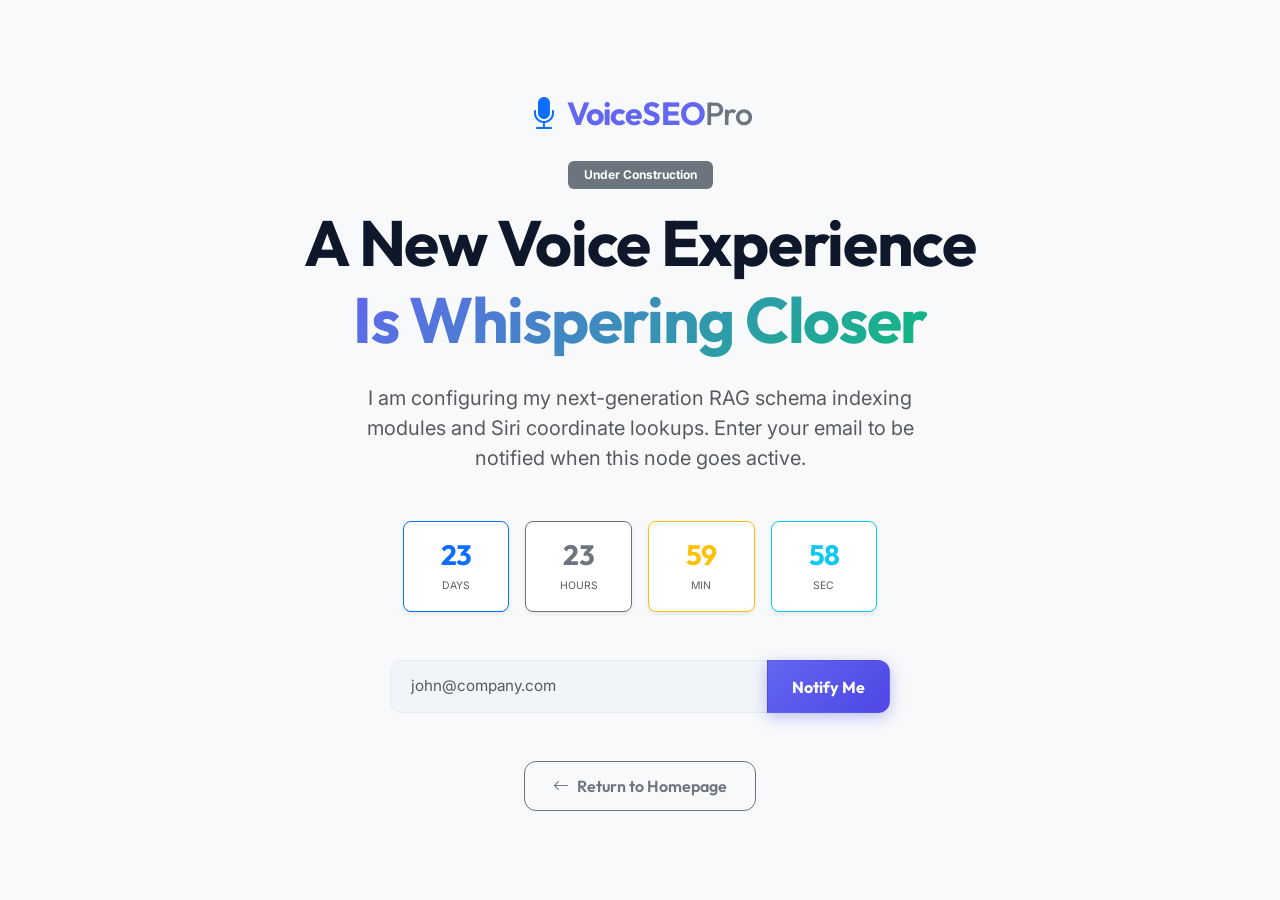
<file: coming-soon.html>
<!DOCTYPE html>
<html lang="en" data-bs-theme="light">
<head>
    <meta charset="UTF-8">
    <meta name="viewport" content="width=device-width, initial-scale=1.0">
    <title>Coming Soon | VoiceSEO Pro</title>
    
    <!-- Bootstrap 5 CSS -->
    <link href="https://cdn.jsdelivr.net/npm/bootstrap@5.3.3/dist/css/bootstrap.min.css" rel="stylesheet">
    <!-- Bootstrap Icons -->
    <link rel="stylesheet" href="https://cdn.jsdelivr.net/npm/bootstrap-icons@1.11.3/font/bootstrap-icons.min.css">
    <!-- Custom CSS -->
    <link rel="stylesheet" href="assets/css/style.css">
</head>
<body class="d-flex align-items-center min-vh-100 bg-body-tertiary">

    <div class="container py-5 text-center">
        <div class="row justify-content-center">
            <div class="col-lg-8 animate-up">
                <!-- Branding logo -->
                <div class="mb-4">
                    <a class="navbar-brand d-inline-flex align-items-center fs-2" href="index.html">
                        <i class="bi bi-mic-fill me-2 text-primary"></i>
                        <span class="fw-bold">VoiceSEO<span class="text-secondary">Pro</span></span>
                    </a>
                </div>
                
                <span class="badge bg-secondary mb-3 p-2 px-3">Under Construction</span>
                <h1 class="display-3 fw-bold mb-4">A New Voice Experience <br><span class="text-gradient">Is Whispering Closer</span></h1>
                <p class="lead text-muted mb-5 mx-auto" style="max-width: 600px;">I am configuring my next-generation RAG schema indexing modules and Siri coordinate lookups. Enter your email to be notified when this node goes active.</p>
                
                <!-- Countdown Ticker -->
                <div class="row g-3 justify-content-center mb-5 max-w-700 mx-auto">
                    <div class="col-3 col-sm-2">
                        <div class="p-3 bg-white rounded-3 shadow-sm border border-primary">
                            <h3 class="fw-bold text-primary mb-0" id="days">24</h3>
                            <small class="text-muted text-uppercase small" style="font-size: 0.65rem;">Days</small>
                        </div>
                    </div>
                    <div class="col-3 col-sm-2">
                        <div class="p-3 bg-white rounded-3 shadow-sm border border-secondary">
                            <h3 class="fw-bold text-secondary mb-0" id="hours">14</h3>
                            <small class="text-muted text-uppercase small" style="font-size: 0.65rem;">Hours</small>
                        </div>
                    </div>
                    <div class="col-3 col-sm-2">
                        <div class="p-3 bg-white rounded-3 shadow-sm border border-warning">
                            <h3 class="fw-bold text-warning mb-0" id="minutes">52</h3>
                            <small class="text-muted text-uppercase small" style="font-size: 0.65rem;">Min</small>
                        </div>
                    </div>
                    <div class="col-3 col-sm-2">
                        <div class="p-3 bg-white rounded-3 shadow-sm border border-info">
                            <h3 class="fw-bold text-info mb-0" id="seconds">08</h3>
                            <small class="text-muted text-uppercase small" style="font-size: 0.65rem;">Sec</small>
                        </div>
                    </div>
                </div>

                <!-- Newsletter Form -->
                <form class="input-group mx-auto" style="max-width: 500px;">
                    <input type="email" class="form-control" placeholder="john@company.com" required>
                    <button class="btn btn-primary px-4 fw-bold" type="submit">Notify Me</button>
                </form>
                
                <div class="mt-5">
                    <a href="index.html" class="btn btn-outline-secondary"><i class="bi bi-arrow-left me-2"></i>Return to Homepage</a>
                </div>
            </div>
        </div>
    </div>

    <!-- Scripts -->
    <script src="https://cdn.jsdelivr.net/npm/bootstrap@5.3.3/dist/js/bootstrap.bundle.min.js"></script>
    <script src="assets/js/main.js"></script>
    <script>
        // Real-time custom countdown ticker for coming-soon.html
        let targetDate = new Date();
        targetDate.setDate(targetDate.getDate() + 24); // 24 days out
        
        function updateTicker() {
            const now = new Date().getTime();
            const difference = targetDate - now;
            
            const d = Math.floor(difference / (1000 * 60 * 60 * 24));
            const h = Math.floor((difference % (1000 * 60 * 60 * 24)) / (1000 * 60 * 60));
            const m = Math.floor((difference % (1000 * 60 * 60)) / (1000 * 60));
            const s = Math.floor((difference % (1000 * 60)) / 1000);
            
            const daysEl = document.getElementById('days');
            const hoursEl = document.getElementById('hours');
            const minutesEl = document.getElementById('minutes');
            const secondsEl = document.getElementById('seconds');
            
            if (daysEl) daysEl.innerHTML = d < 10 ? '0' + d : d;
            if (hoursEl) hoursEl.innerHTML = h < 10 ? '0' + h : h;
            if (minutesEl) minutesEl.innerHTML = m < 10 ? '0' + m : m;
            if (secondsEl) secondsEl.innerHTML = s < 10 ? '0' + s : s;
        }
        
        setInterval(updateTicker, 1000);
        updateTicker();
    </script>
</body>
</html>
</file>
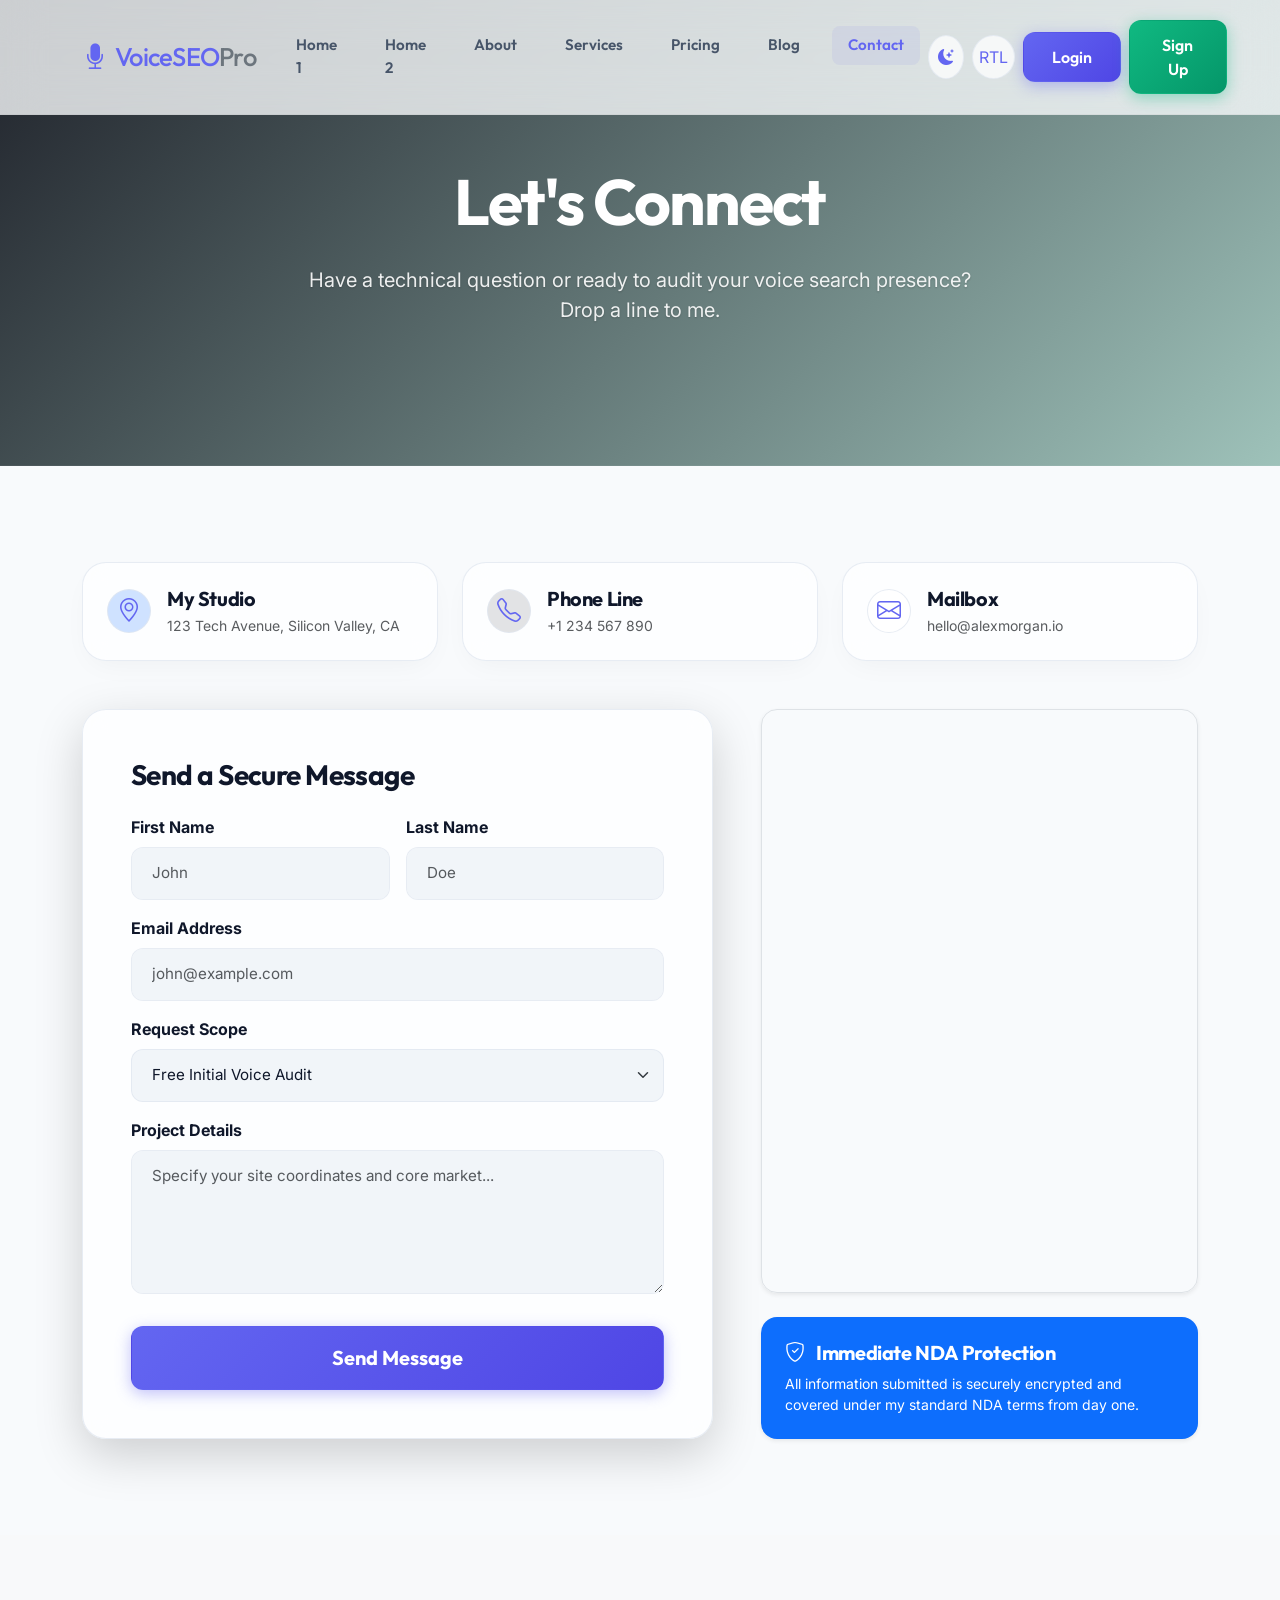
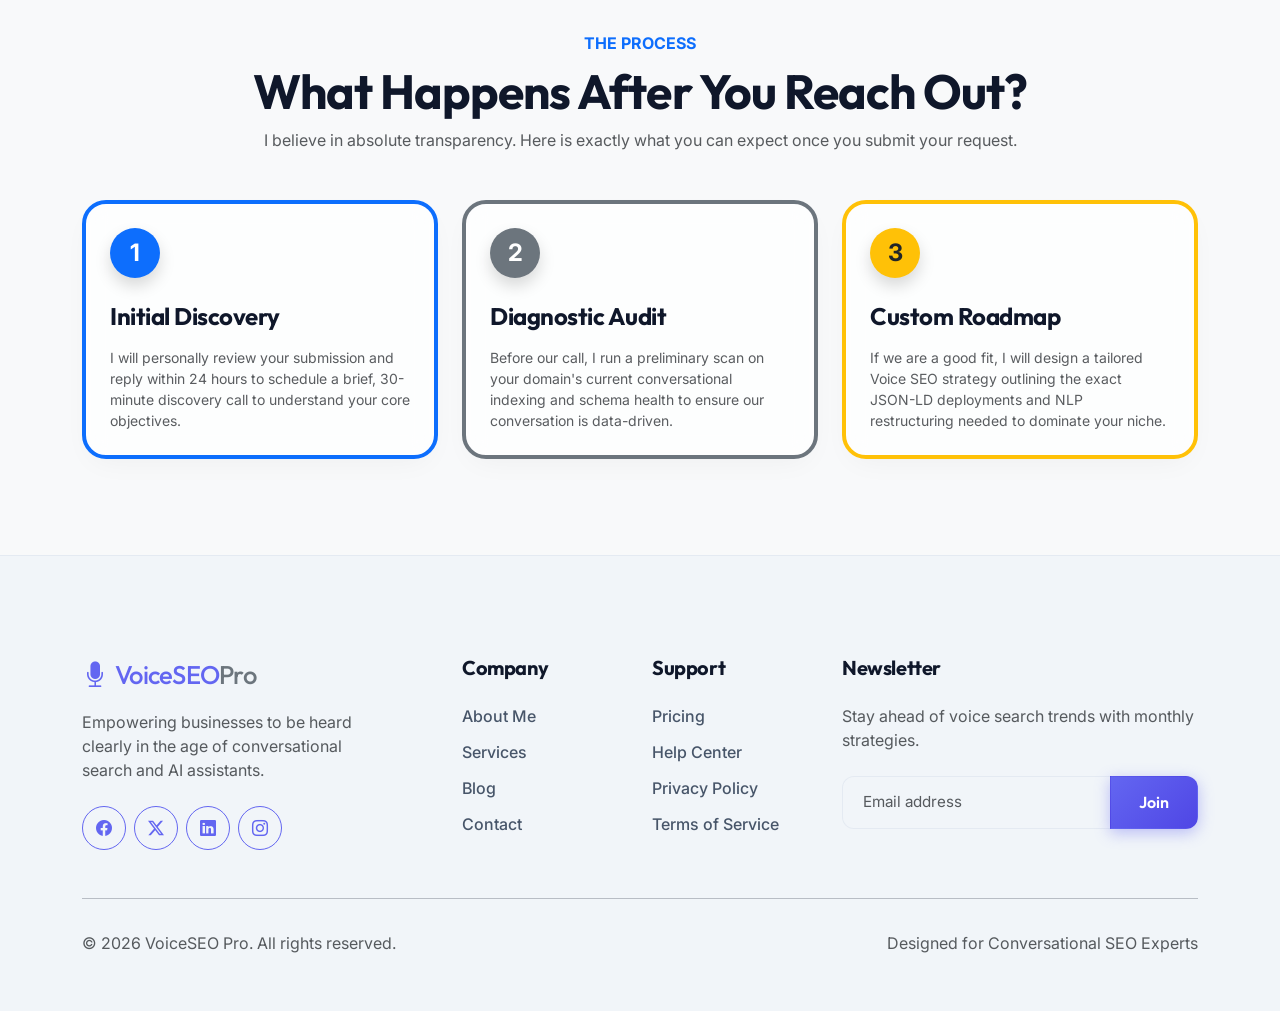
<file: contact.html>
<!DOCTYPE html>
<html lang="en" data-bs-theme="light">
<head>
    <meta charset="UTF-8">
    <meta name="viewport" content="width=device-width, initial-scale=1.0">
    <title>Contact Me | VoiceSEO Pro</title>
    <meta name="description" content="Reach out to the expert at VoiceSEO Pro. Partner with computational schema engineers and AI SEO experts.">
    
    <!-- Bootstrap 5 CSS -->
    <link href="https://cdn.jsdelivr.net/npm/bootstrap@5.3.3/dist/css/bootstrap.min.css" rel="stylesheet">
    <!-- Bootstrap Icons -->
    <link rel="stylesheet" href="https://cdn.jsdelivr.net/npm/bootstrap-icons@1.11.3/font/bootstrap-icons.min.css">
    <!-- Custom CSS -->
    <link rel="icon" type="image/svg+xml" href="assets/img/favicon.svg">
    <link rel="stylesheet" href="assets/css/style.css">
</head>
<body>

    <!-- Header -->
    <header class="navbar navbar-expand-xl fixed-top bg-body">
        <div class="container">
            <a class="navbar-brand d-flex align-items-center" href="index.html">
                <i class="bi bi-mic-fill me-2"></i>
                <span>VoiceSEO<span class="text-secondary">Pro</span></span>
            </a>
            
            <div class="d-flex align-items-center order-xl-3">
                <button class="icon-btn me-2 d-none d-xl-inline-flex theme-toggle">
                    <i class="bi bi-moon-stars-fill"></i>
                </button>
                <button class="icon-btn me-2 d-none d-xl-inline-flex rtl-toggle">
                    RTL
                </button>
                <a href="login.html" class="btn btn-primary d-none d-xl-inline-block me-2">Login</a>
                <a href="register.html" class="btn btn-secondary d-none d-xl-inline-block">Sign Up</a>
                
                <button class="navbar-toggler ms-2" type="button" data-bs-toggle="offcanvas" data-bs-target="#offcanvasNavbar">
                    <span class="navbar-toggler-icon"></span>
                </button>
            </div>

            <div class="offcanvas offcanvas-end" tabindex="-1" id="offcanvasNavbar">
                <div class="offcanvas-header border-bottom">
                    <h5 class="offcanvas-title fw-bold text-primary">VoiceSEO Pro</h5>
                    <button type="button" class="btn-close" data-bs-dismiss="offcanvas"></button>
                </div>
                <div class="offcanvas-body">
                    <ul class="navbar-nav mx-auto">
                        <li class="nav-item"><a class="nav-link" href="index.html">Home 1</a></li>
                        <li class="nav-item"><a class="nav-link" href="home-2.html">Home 2</a></li>
                        <li class="nav-item"><a class="nav-link" href="about.html">About</a></li>
                        <li class="nav-item"><a class="nav-link" href="services.html">Services</a></li>
                        <li class="nav-item"><a class="nav-link" href="pricing.html">Pricing</a></li>
                        <li class="nav-item"><a class="nav-link" href="blog.html">Blog</a></li>
                        <li class="nav-item"><a class="nav-link active" href="contact.html">Contact</a></li>
                    </ul>
                    <div class="d-xl-none mt-4 border-top pt-4">
                        <div class="d-flex justify-content-center gap-3 mb-4">
                            <button class="icon-btn theme-toggle">
                                <i class="bi bi-moon-stars-fill"></i>
                            </button>
                            <button class="icon-btn rtl-toggle">
                                RTL
                            </button>
                        </div>
                        <a href="login.html" class="btn btn-primary w-100 mb-2">Login</a>
                        <a href="register.html" class="btn btn-secondary w-100">Sign Up</a>
                    </div>
                </div>
            </div>
        </div>
    </header>

    <main>
        <!-- Page Header -->
        <section class="contact-header text-center">
            <div class="container py-4">
                <h1 class="display-1 fw-bold mb-4">Let's Connect</h1>
                <p class="lead mx-auto opacity-90" style="max-width: 700px;">
                    Have a technical question or ready to audit your voice search presence? Drop a line to me.
                </p>
            </div>
        </section>

        <section class="py-5">
            <div class="container py-5">
                <!-- Info Cards -->
                <div class="row g-4 mb-5">
                    <div class="col-md-4">
                        <div class="custom-card p-4 h-100 d-flex align-items-center">
                            <div class="icon-btn bg-primary-subtle text-primary me-3 flex-shrink-0">
                                <i class="bi bi-geo-alt h4 mb-0"></i>
                            </div>
                            <div>
                                <h5 class="fw-bold mb-1">My Studio</h5>
                                <p class="text-muted small mb-0">123 Tech Avenue, Silicon Valley, CA</p>
                            </div>
                        </div>
                    </div>
                    <div class="col-md-4">
                        <div class="custom-card p-4 h-100 d-flex align-items-center">
                            <div class="icon-btn bg-secondary-subtle text-secondary me-3 flex-shrink-0">
                                <i class="bi bi-telephone h4 mb-0"></i>
                            </div>
                            <div>
                                <h5 class="fw-bold mb-1">Phone Line</h5>
                                <p class="text-muted small mb-0">+1 234 567 890</p>
                            </div>
                        </div>
                    </div>
                    <div class="col-md-4">
                        <div class="custom-card p-4 h-100 d-flex align-items-center">
                            <div class="icon-btn bg-tertiary-subtle text-tertiary me-3 flex-shrink-0">
                                <i class="bi bi-envelope h4 mb-0"></i>
                            </div>
                            <div>
                                <h5 class="fw-bold mb-1">Mailbox</h5>
                                <p class="text-muted small mb-0">hello@alexmorgan.io</p>
                            </div>
                        </div>
                    </div>
                </div>

                <div class="row g-5">
                    <!-- Form Column -->
                    <div class="col-lg-7">
                        <div class="custom-card shadow-lg p-5">
                            <h3 class="fw-bold mb-4">Send a Secure Message</h3>
                            <form>
                                <div class="row g-3">
                                    <div class="col-md-6">
                                        <label class="form-label fw-bold">First Name</label>
                                        <input type="text" class="form-control" placeholder="John" required>
                                    </div>
                                    <div class="col-md-6">
                                        <label class="form-label fw-bold">Last Name</label>
                                        <input type="text" class="form-control" placeholder="Doe" required>
                                    </div>
                                    <div class="col-12">
                                        <label class="form-label fw-bold">Email Address</label>
                                        <input type="email" class="form-control" placeholder="john@example.com" required>
                                    </div>
                                    <div class="col-12">
                                        <label class="form-label fw-bold">Request Scope</label>
                                        <select class="form-select">
                                            <option selected>Free Initial Voice Audit</option>
                                            <option>Speakable Schema Implementation</option>
                                            <option>conversational content Restructure</option>
                                            <option>Partnership/General Inquiry</option>
                                        </select>
                                    </div>
                                    <div class="col-12">
                                        <label class="form-label fw-bold">Project Details</label>
                                        <textarea class="form-control" rows="5" placeholder="Specify your site coordinates and core market..." required></textarea>
                                    </div>
                                    <div class="col-12 pt-3">
                                        <button type="submit" class="btn btn-primary btn-lg w-100 py-3 fw-bold">Send Message</button>
                                    </div>
                                </div>
                            </form>
                        </div>
                    </div>

                    <!-- Map and Sidebar -->
                    <div class="col-lg-5">
                        <div class="h-100 d-flex flex-column">
                            <div class="rounded-4 overflow-hidden border shadow-sm flex-grow-1" style="min-height: 380px;">
                                <iframe src="https://www.google.com/maps/embed?pb=!1m18!1m12!1m3!1d3168.628297764953!2d-122.08424992344795!3d37.42199987207593!2m3!1f0!2f0!3f0!3m2!1i1024!2i768!4f13.1!3m3!1m2!1s0x808fb914300a897b%3A0x6e6e96472061e38c!2sGoogleplex!5e0!3m2!1sen!2sus!4v1715424000000!5m2!1sen!2sus" width="100%" height="100%" style="border:0;" allowfullscreen="" loading="lazy"></iframe>
                            </div>
                            <div class="mt-4 p-4 bg-primary text-white rounded-4 shadow-sm">
                                <h5 class="fw-bold mb-2"><i class="bi bi-shield-check me-2"></i> Immediate NDA Protection</h5>
                                <p class="small mb-0 opacity-80">All information submitted is securely encrypted and covered under my standard NDA terms from day one.</p>
                            </div>
                        </div>
                    </div>
                </div>
            </div>
        </section>


        <!-- What Happens Next Section -->
        <section class="py-5 bg-body-tertiary">
            <div class="container py-5">
                <div class="text-center mb-5 max-w-700 mx-auto">
                    <span class="text-primary fw-bold text-uppercase d-block mb-2">The Process</span>
                    <h2 class="display-5 fw-bold">What Happens After You Reach Out?</h2>
                    <p class="text-muted">I believe in absolute transparency. Here is exactly what you can expect once you submit your request.</p>
                </div>
                
                <div class="row g-4">
                    <div class="col-md-4">
                        <div class="custom-card p-4 h-100 border-top border-4 border-primary">
                            <div class="d-inline-flex align-items-center justify-content-center bg-primary text-white rounded-circle mb-4 shadow" style="width: 50px; height: 50px; font-size: 1.5rem; font-weight: bold;">1</div>
                            <h4 class="fw-bold mb-3">Initial Discovery</h4>
                            <p class="text-muted small mb-0">I will personally review your submission and reply within 24 hours to schedule a brief, 30-minute discovery call to understand your core objectives.</p>
                        </div>
                    </div>
                    <div class="col-md-4">  
                        <div class="custom-card p-4 h-100 border-top border-4 border-secondary">
                            <div class="d-inline-flex align-items-center justify-content-center bg-secondary text-white rounded-circle mb-4 shadow" style="width: 50px; height: 50px; font-size: 1.5rem; font-weight: bold;">2</div>
                            <h4 class="fw-bold mb-3">Diagnostic Audit</h4>
                            <p class="text-muted small mb-0">Before our call, I run a preliminary scan on your domain's current conversational indexing and schema health to ensure our conversation is data-driven.</p>
                        </div>
                    </div>
                    <div class="col-md-4">
                        <div class="custom-card p-4 h-100 border-top border-4 border-warning">
                            <div class="d-inline-flex align-items-center justify-content-center bg-warning text-dark rounded-circle mb-4 shadow" style="width: 50px; height: 50px; font-size: 1.5rem; font-weight: bold;">3</div>
                            <h4 class="fw-bold mb-3">Custom Roadmap</h4>
                            <p class="text-muted small mb-0">If we are a good fit, I will design a tailored Voice SEO strategy outlining the exact JSON-LD deployments and NLP restructuring needed to dominate your niche.</p>
                        </div>
                    </div>
                </div>
            </div>
        </section>
    </main>

    <!-- Footer -->
    <footer class="footer">
        <div class="container">
            <div class="row g-4 mb-5">
                <div class="col-lg-4 col-md-6">
                    <a class="navbar-brand d-flex align-items-center mb-3" href="index.html">
                        <i class="bi bi-mic-fill me-2"></i>
                        <span>VoiceSEO<span class="text-secondary">Pro</span></span>
                    </a>
                    <p class="text-muted pe-lg-5">Empowering businesses to be heard clearly in the age of conversational search and AI assistants.</p>
                    <div class="d-flex gap-2 mt-4">
                        <a href="#" class="social-btn"><i class="bi bi-facebook"></i></a>
                        <a href="#" class="social-btn"><i class="bi bi-twitter-x"></i></a>
                        <a href="#" class="social-btn"><i class="bi bi-linkedin"></i></a>
                        <a href="#" class="social-btn"><i class="bi bi-instagram"></i></a>
                    </div>
                </div>
                <div class="col-lg-2 col-md-6">
                    <h5 class="mb-4">Company</h5>
                    <a href="about.html" class="footer-link">About Me</a>
                    <a href="services.html" class="footer-link">Services</a>
                    <a href="blog.html" class="footer-link">Blog</a>
                    <a href="contact.html" class="footer-link">Contact</a>
                </div>
                <div class="col-lg-2 col-md-6">
                    <h5 class="mb-4">Support</h5>
                    <a href="pricing.html" class="footer-link">Pricing</a>
                    <a href="404.html" class="footer-link">Help Center</a>
                    <a href="coming-soon.html" class="footer-link">Privacy Policy</a>
                    <a href="coming-soon.html" class="footer-link">Terms of Service</a>
                </div>
                <div class="col-lg-4 col-md-6">
                    <h5 class="mb-4">Newsletter</h5>
                    <p class="text-muted mb-4">Stay ahead of voice search trends with monthly strategies.</p>
                    <form class="input-group">
                        <input type="email" class="form-control" placeholder="Email address" required>
                        <button class="btn btn-primary" type="submit">Join</button>
                    </form>
                </div>
            </div>
            <hr>
            <div class="row align-items-center py-3">
                <div class="col-md-6 text-center text-md-start">
                    <p class="mb-0 text-muted">&copy; 2026 VoiceSEO Pro. All rights reserved.</p>
                </div>
                <div class="col-md-6 text-center text-md-end">
                    <p class="mb-0 text-muted">Designed for Conversational SEO Experts</p>
                </div>
            </div>
        </div>
    </footer>

    <!-- Back to Top -->
    <button class="btn btn-primary rounded-circle shadow" id="back-to-top">
        <i class="bi bi-arrow-up"></i>
    </button>

    <!-- Bootstrap 5 JS Bundle -->
    <script src="https://cdn.jsdelivr.net/npm/bootstrap@5.3.3/dist/js/bootstrap.bundle.min.js"></script>
    <!-- Custom JS -->
    <script src="assets/js/main.js"></script>
</body>
</html>
</file>
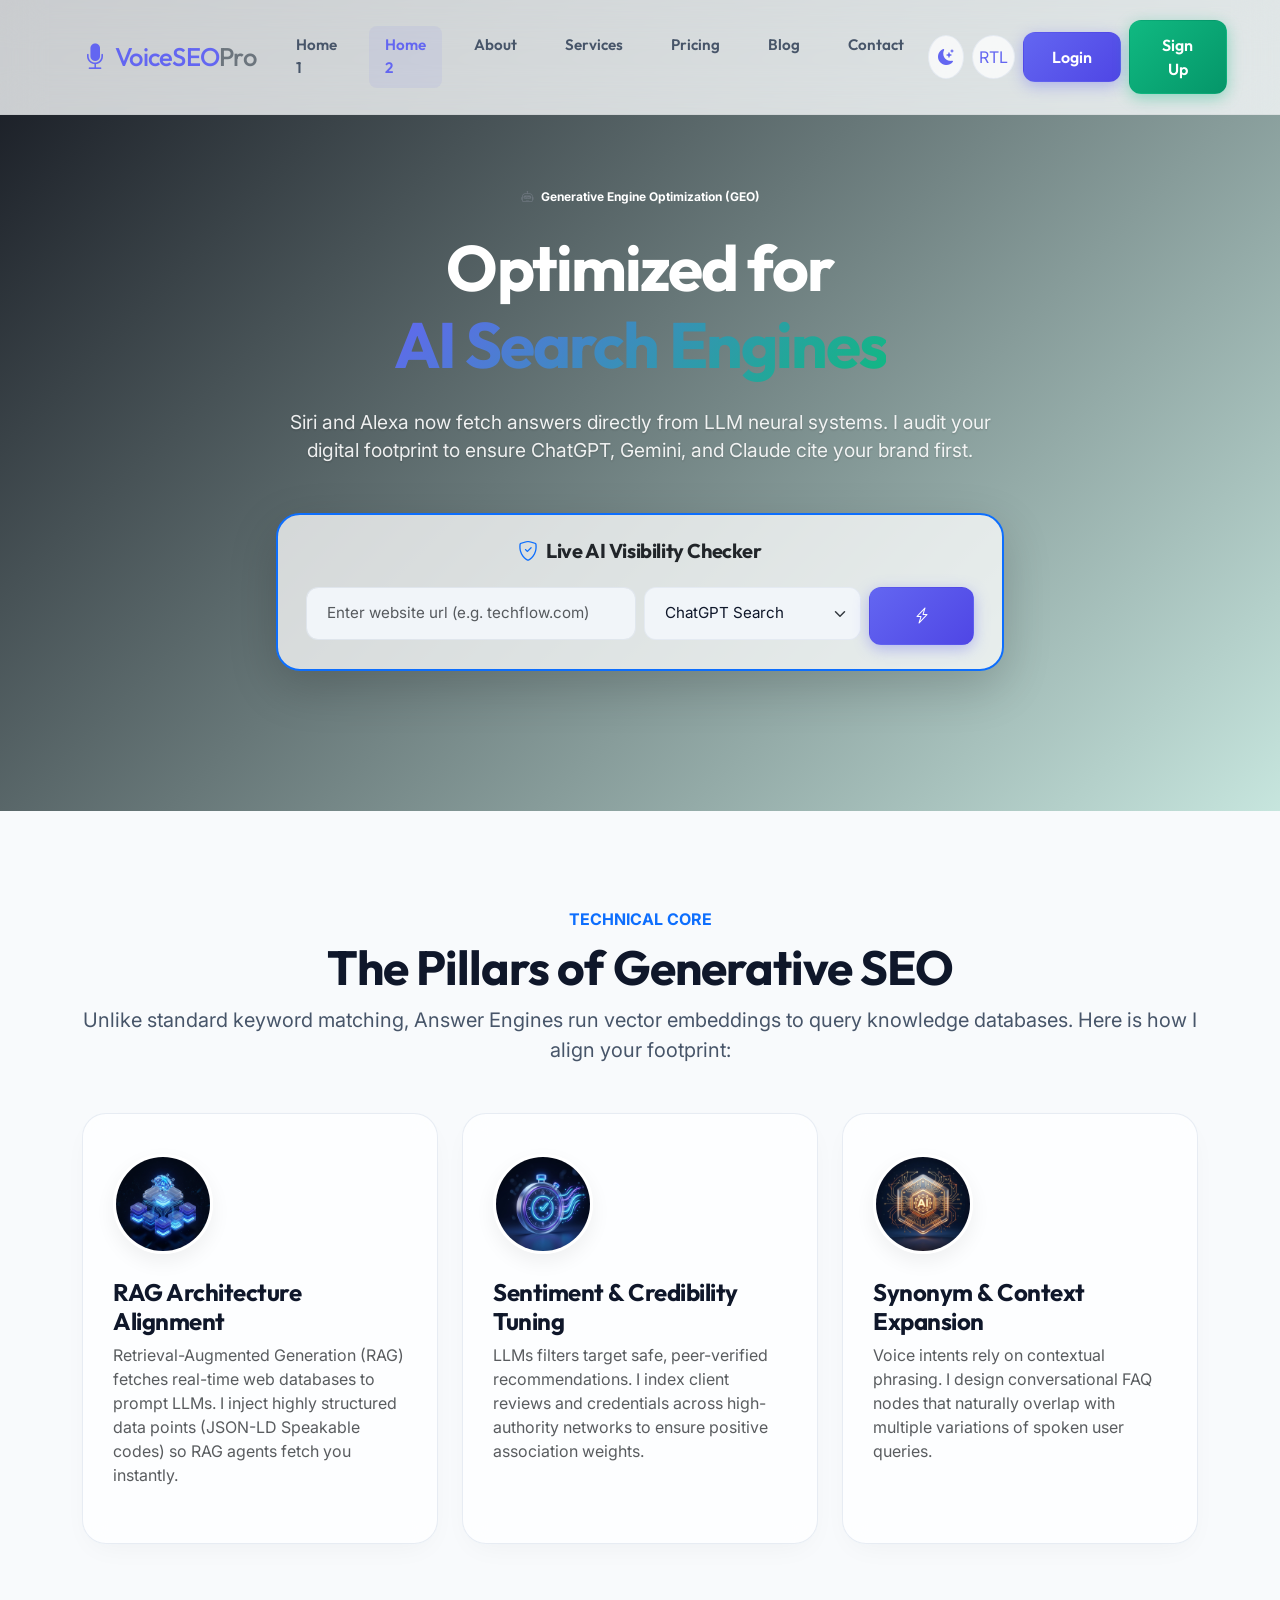
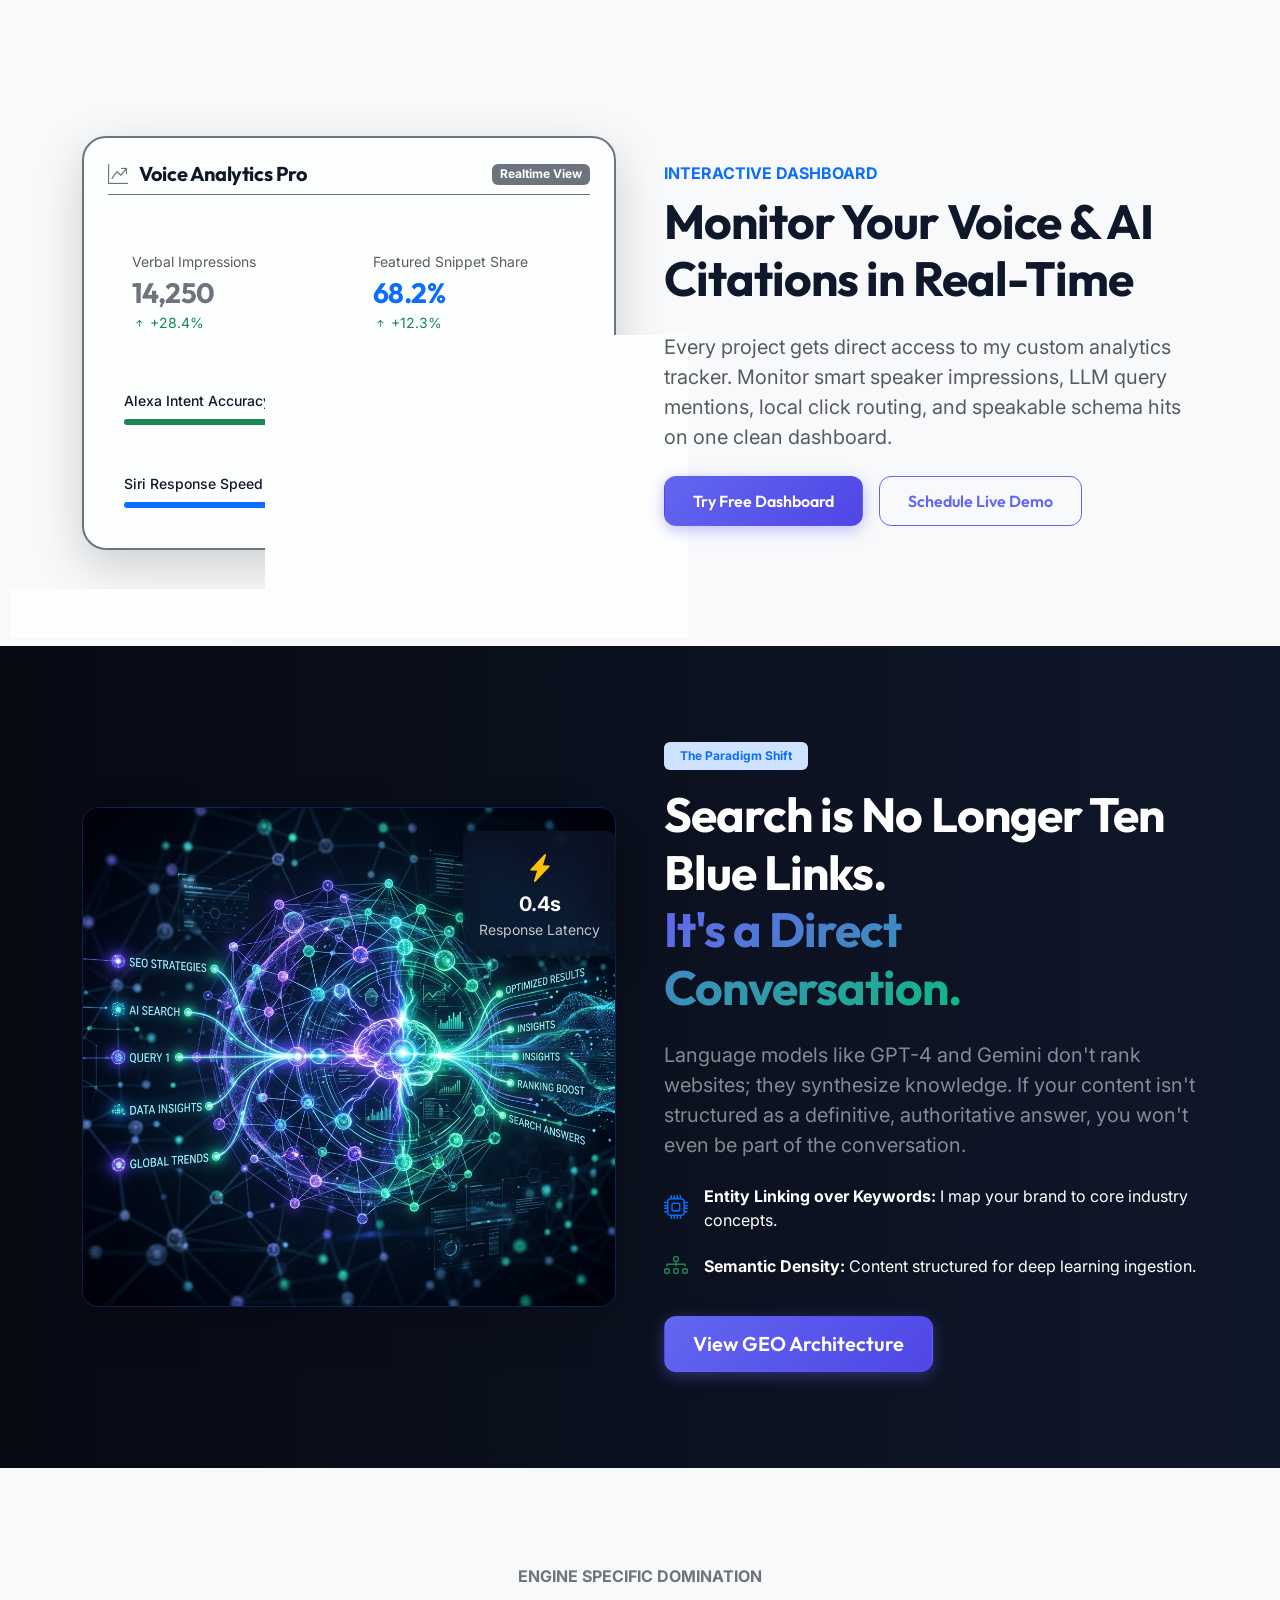
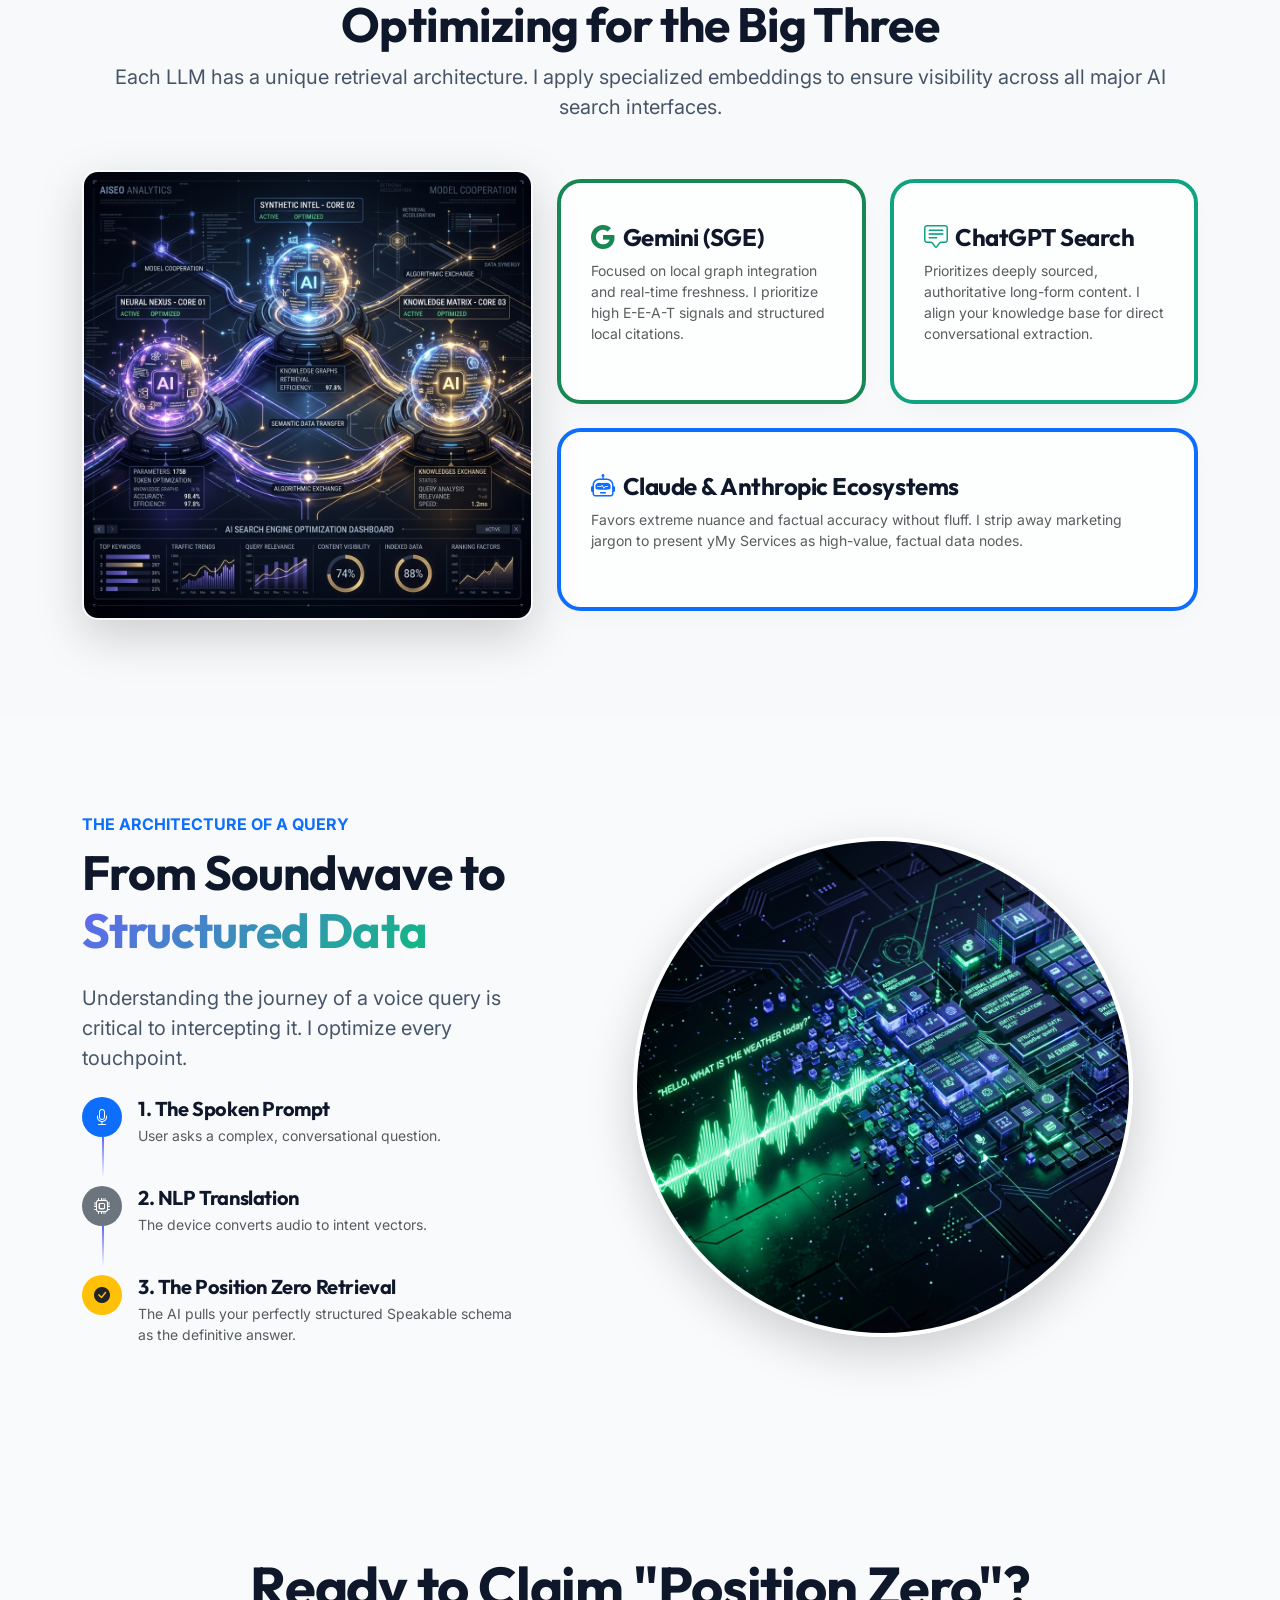
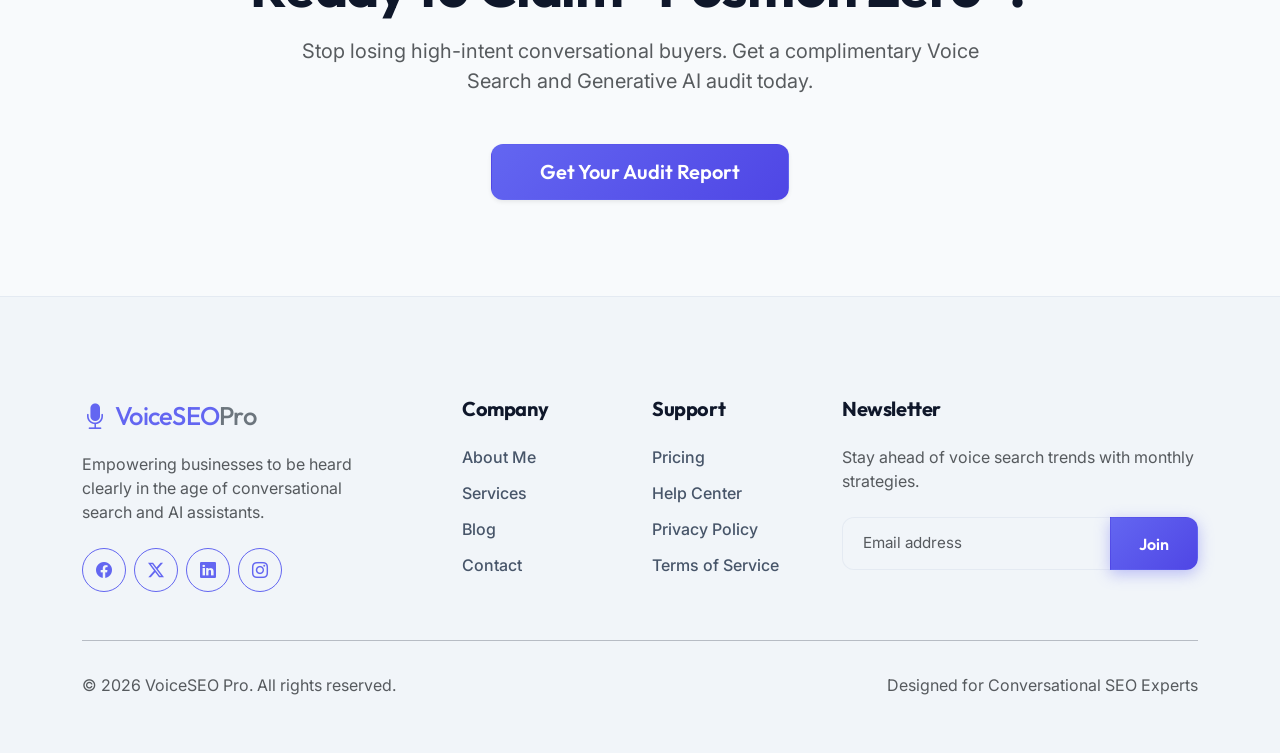
<file: home-2.html>
<!DOCTYPE html>
<html lang="en" data-bs-theme="light">
<head>
    <meta charset="UTF-8">
    <meta name="viewport" content="width=device-width, initial-scale=1.0">
    <title>AI & Generative Search SEO | VoiceSEO Pro</title>
    <meta name="description" content="Dominate AI answer engines like ChatGPT, Gemini, and Claude. Precision Generative Engine Optimization (GEO) services by VoiceSEO Pro.">
    
    <!-- Bootstrap 5 CSS -->
    <link href="https://cdn.jsdelivr.net/npm/bootstrap@5.3.3/dist/css/bootstrap.min.css" rel="stylesheet">
    <!-- Bootstrap Icons -->
    <link rel="stylesheet" href="https://cdn.jsdelivr.net/npm/bootstrap-icons@1.11.3/font/bootstrap-icons.min.css">
    <!-- Custom CSS -->
    <link rel="icon" type="image/svg+xml" href="assets/img/favicon.svg">
    <link rel="stylesheet" href="assets/css/style.css">
</head>
<body>

    <!-- Header -->
    <header class="navbar navbar-expand-xl fixed-top bg-body">
        <div class="container">
            <a class="navbar-brand d-flex align-items-center" href="index.html">
                <i class="bi bi-mic-fill me-2"></i>
                <span>VoiceSEO<span class="text-secondary">Pro</span></span>
            </a>
            
            <div class="d-flex align-items-center order-xl-3">
                <button class="icon-btn me-2 d-none d-xl-inline-flex theme-toggle">
                    <i class="bi bi-moon-stars-fill"></i>
                </button>
                <button class="icon-btn me-2 d-none d-xl-inline-flex rtl-toggle">
                    RTL
                </button>
                <a href="login.html" class="btn btn-primary d-none d-xl-inline-block me-2">Login</a>
                <a href="register.html" class="btn btn-secondary d-none d-xl-inline-block">Sign Up</a>
                
                <button class="navbar-toggler ms-2" type="button" data-bs-toggle="offcanvas" data-bs-target="#offcanvasNavbar">
                    <span class="navbar-toggler-icon"></span>
                </button>
            </div>

            <div class="offcanvas offcanvas-end" tabindex="-1" id="offcanvasNavbar">
                <div class="offcanvas-header border-bottom">
                    <h5 class="offcanvas-title fw-bold text-primary">VoiceSEO Pro</h5>
                    <button type="button" class="btn-close" data-bs-dismiss="offcanvas"></button>
                </div>
                <div class="offcanvas-body">
                    <ul class="navbar-nav mx-auto">
                        <li class="nav-item"><a class="nav-link" href="index.html">Home 1</a></li>
                        <li class="nav-item"><a class="nav-link active" href="home-2.html">Home 2</a></li>
                        <li class="nav-item"><a class="nav-link" href="about.html">About</a></li>
                        <li class="nav-item"><a class="nav-link" href="services.html">Services</a></li>
                        <li class="nav-item"><a class="nav-link" href="pricing.html">Pricing</a></li>
                        <li class="nav-item"><a class="nav-link" href="blog.html">Blog</a></li>
                        <li class="nav-item"><a class="nav-link" href="contact.html">Contact</a></li>
                    </ul>
                    <div class="d-xl-none mt-4 border-top pt-4">
                        <div class="d-flex justify-content-center gap-3 mb-4">
                            <button class="icon-btn theme-toggle">
                                <i class="bi bi-moon-stars-fill"></i>
                            </button>
                            <button class="icon-btn rtl-toggle">
                                RTL
                            </button>
                        </div>
                        <a href="login.html" class="btn btn-primary w-100 mb-2">Login</a>
                        <a href="register.html" class="btn btn-secondary w-100">Sign Up</a>
                    </div>
                </div>
            </div>
        </div>
    </header>

    <main>
        <!-- Hero Section -->
        <section class="hero-section-alt d-flex align-items-center">
            <div class="container">
                <div class="row align-items-center g-5">
                    <div class="col-lg-10 col-xl-8 mx-auto text-center animate-up">
                        <span class="badge mb-3 p-2 px-3 text-wrap lh-base"><i class="bi bi-robot me-2 text-secondary"></i>Generative Engine Optimization (GEO)</span>
                        <h1 class="fw-bold mb-4" style="font-size: clamp(2.5rem, 10vw, 4rem); line-height: 1.2;">Optimized for <br><span class="text-gradient">AI Search Engines</span></h1>
                        <p class="lead mb-5 mx-auto opacity-90" style="font-size: 1.2rem;">Siri and Alexa now fetch answers directly from LLM neural systems. I audit your digital footprint to ensure ChatGPT, Gemini, and Claude cite your brand first.</p>
                        
                        <!-- Interactive Live AI Audit Field -->
                        <div class="custom-card p-4 shadow-lg border border-primary border-2 text-body">
                            <h5 class="fw-bold mb-3"><i class="bi bi-shield-check text-primary me-2"></i>Live AI Visibility Checker</h5>
                            <form id="ai-checker-form" class="row g-2 m-0">
                                <div class="col-sm-6">
                                    <input type="url" class="form-control" placeholder="Enter website url (e.g. techflow.com)" required id="checker-url">
                                </div>
                                <div class="col-sm-4">
                                    <select class="form-select" id="checker-engine">
                                        <option value="chatgpt">ChatGPT Search</option>
                                        <option value="gemini">Google Gemini</option>
                                        <option value="siri">Siri (Apple Intel)</option>
                                        <option value="copilot">Microsoft Copilot</option>
                                    </select>
                                </div>
                                <div class="col-sm-2">
                                    <button class="btn btn-primary w-100 p-3" type="submit"><i class="bi bi-lightning-charge"></i></button>
                                </div>
                            </form>
                            <!-- Hidden Simulated Result Pane -->
                            <div id="checker-results" class="mt-4 p-3 bg-body bg-opacity-75 border rounded-3 d-none animate-up">
                                <div class="d-flex justify-content-between align-items-center mb-3">
                                    <span class="small fw-bold">LLM Citation Score:</span>
                                    <span class="badge bg-success" id="result-score">84% Excellent</span>
                                </div>
                                <p class="small text-muted mb-0" id="result-text">Audit Successful! Brand references parsed across LLM context window arrays. Standard local business coordinates verified.</p>
                            </div>
                        </div>
                    </div>
                </div>
            </div>
        </section>

        <!-- Dynamic Content: Advanced GEO Parameters -->
        <section class="py-5" id="geo-features">
            <div class="container py-5">
                <div class="text-center mb-5 max-w-700 mx-auto">
                    <span class="text-primary fw-bold text-uppercase d-block mb-2">Technical Core</span>
                    <h2 class="display-5 fw-bold">The Pillars of Generative SEO</h2>
                    <p class="lead">Unlike standard keyword matching, Answer Engines run vector embeddings to query knowledge databases. Here is how I align your footprint:</p>
                </div>
                <div class="row g-4">
                    <div class="col-lg-4">
                        <div class="custom-card h-100">
                            <img src="assets/img/rag_architecture.png" alt="RAG Architecture Alignment" class="card-img-custom mb-4" style="height: 100px; width: 100px; object-fit: cover;">
                            <h4 class="fw-bold">RAG Architecture Alignment</h4>
                            <p class="text-muted">Retrieval-Augmented Generation (RAG) fetches real-time web databases to prompt LLMs. I inject highly structured data points (JSON-LD Speakable codes) so RAG agents fetch you instantly.</p>
                        </div>
                    </div>
                    <div class="col-lg-4">
                        <div class="custom-card h-100">
                            <img src="assets/img/instant_answers.png" alt="Sentiment & Credibility Tuning" class="card-img-custom mb-4" style="height: 100px; width: 100px; object-fit: cover;">
                            <h4 class="fw-bold">Sentiment & Credibility Tuning</h4>
                            <p class="text-muted">LLMs filters target safe, peer-verified recommendations. I index client reviews and credentials across high-authority networks to ensure positive association weights.</p>
                        </div>
                    </div>
                    <div class="col-lg-4">
                        <div class="custom-card h-100">
                            <img src="assets/img/nlp_synergy.png" alt="Synonym & Context Expansion" class="card-img-custom mb-4" style="height: 100px; width: 100px; object-fit: cover;">
                            <h4 class="fw-bold">Synonym & Context Expansion</h4>
                            <p class="text-muted">Voice intents rely on contextual phrasing. I design conversational FAQ nodes that naturally overlap with multiple variations of spoken user queries.</p>
                        </div>
                    </div>
                </div>
            </div>
        </section>

        <!-- Simulated Voice Analytics Dashboard Promotion Section -->
        <section class="py-5 bg-body-tertiary">
            <div class="container py-5">
                <div class="row align-items-center g-5">
                    <div class="col-lg-6">
                        <div class="custom-card p-4 shadow-lg border-secondary border border-2">
                            <div class="d-flex justify-content-between align-items-center mb-4 pb-2 border-bottom border-secondary">
                                <h5 class="mb-0 fw-bold"><i class="bi bi-graph-up-arrow text-secondary me-2"></i> Voice Analytics Pro</h5>
                                <span class="badge bg-secondary">Realtime View</span>
                            </div>
                            <div class="row g-3 mb-4 m-0">
                                <div class="col-6">
                                    <div class="p-3 bg-body bg-opacity-10 rounded">
                                        <div class="small text-muted mb-1">Verbal Impressions</div>
                                        <h3 class="fw-bold text-secondary mb-0">14,250</h3>
                                        <small class="text-success"><i class="bi bi-arrow-up-short"></i> +28.4%</small>
                                    </div>
                                </div>
                                <div class="col-6">
                                    <div class="p-3 bg-body bg-opacity-10 rounded">
                                        <div class="small text-muted mb-1">Featured Snippet Share</div>
                                        <h3 class="fw-bold text-primary mb-0">68.2%</h3>
                                        <small class="text-success"><i class="bi bi-arrow-up-short"></i> +12.3%</small>
                                    </div>
                                </div>
                            </div>
                            
                            <div class="p-3 bg-body bg-opacity-10 rounded mb-3">
                                <div class="d-flex justify-content-between mb-2">
                                    <small class="fw-medium">Alexa Intent Accuracy</small>
                                    <small class="text-success">98.4%</small>
                                </div>
                                <div class="progress" style="height: 6px;">
                                    <div class="progress-bar bg-success" style="width: 98.4%"></div>
                                </div>
                            </div>
                            
                            <div class="p-3 bg-body bg-opacity-10 rounded">
                                <div class="d-flex justify-content-between mb-2">
                                    <small class="fw-medium">Siri Response Speed</small>
                                    <small class="text-primary">0.65s</small>
                                </div>
                                <div class="progress" style="height: 6px;">
                                    <div class="progress-bar bg-primary" style="width: 92%"></div>
                                </div>
                            </div>
                        </div>
                    </div>
                    <div class="col-lg-6 animate-up">
                        <span class="text-primary fw-bold text-uppercase d-block mb-2">Interactive Dashboard</span>
                        <h2 class="display-5 fw-bold mb-4">Monitor Your Voice & AI Citations in Real-Time</h2>
                        <p class="lead text-muted mb-4">Every project gets direct access to my custom analytics tracker. Monitor smart speaker impressions, LLM query mentions, local click routing, and speakable schema hits on one clean dashboard.</p>
                        
                        <div class="d-flex gap-3 flex-wrap">
                            <a href="login.html" class="btn btn-primary">Try Free Dashboard</a>
                            <a href="contact.html" class="btn btn-outline-primary">Schedule Live Demo</a>
                        </div>
                    </div>
                </div>
            </div>
        </section>

        <!-- New Section 1: The Future of Search (Interactive Split) -->
        <section class="py-5 overflow-hidden" style="background: linear-gradient(to right, var(--bg-dark), #0f172a);">
            <div class="container py-5">
                <div class="row align-items-center g-5">
                    <div class="col-lg-6 order-lg-2 animate-up">
                        <span class="badge bg-primary-subtle text-primary mb-3 p-2 px-3">The Paradigm Shift</span>
                        <h2 class="display-5 fw-bold text-white mb-4">Search is No Longer Ten Blue Links. <br><span class="text-gradient">It's a Direct Conversation.</span></h2>
                        <p class="lead text-white-50 mb-4">Language models like GPT-4 and Gemini don't rank websites; they synthesize knowledge. If your content isn't structured as a definitive, authoritative answer, you won't even be part of the conversation.</p>
                        <ul class="list-unstyled mb-4">
                            <li class="d-flex align-items-center gap-3 mb-3 text-white">
                                <i class="bi bi-cpu text-primary fs-4"></i>
                                <span><strong>Entity Linking over Keywords:</strong> I map your brand to core industry concepts.</span>
                            </li>
                            <li class="d-flex align-items-center gap-3 mb-3 text-white">
                                <i class="bi bi-diagram-3 text-success fs-4"></i>
                                <span><strong>Semantic Density:</strong> Content structured for deep learning ingestion.</span>
                            </li>
                        </ul>
                        <a href="services.html" class="btn btn-primary btn-lg mt-2">View GEO Architecture</a>
                    </div>
                    <div class="col-lg-6 order-lg-1 position-relative">
                        <div class="floating-img-container" style="animation: float-soft 6s ease-in-out infinite;">
                            <img src="assets/img/ai_neural_network_search.png" alt="AI Neural Network Processing" class="img-fluid rounded-4 shadow-lg border border-primary border-opacity-25 custom-img-hover" style="max-height: 500px; object-fit: cover; width: 100%;">
                            <div class="position-absolute top-0 end-0 m-4 p-3 glassmorphism-card rounded-3 text-white text-center">
                                <i class="bi bi-lightning-charge-fill text-warning fs-3 mb-1"></i>
                                <div class="fw-bold fs-5">0.4s</div>
                                <div class="small opacity-75">Response Latency</div>
                            </div>
                        </div>
                    </div>
                </div>
            </div>
        </section>

        <!-- New Section 2: AI Engine Domination (Bento Grid) -->
        <section class="py-5 bg-body-tertiary">
            <div class="container py-5">
                <div class="text-center mb-5 max-w-700 mx-auto animate-up">
                    <span class="text-secondary fw-bold text-uppercase d-block mb-2">Engine Specific Domination</span>
                    <h2 class="display-5 fw-bold">Optimizing for the Big Three</h2>
                    <p class="lead">Each LLM has a unique retrieval architecture. I apply specialized embeddings to ensure visibility across all major AI search interfaces.</p>
                </div>
                
                <div class="row g-4 align-items-center">
                    <div class="col-lg-5 animate-up" style="animation-delay: 0.2s;">
                        <img src="assets/img/multi_llm_domination.png" alt="Multi LLM Optimization" class="img-fluid rounded-4 shadow-lg custom-img-hover w-100" style="object-fit:cover; height:450px;">
                    </div>
                    <div class="col-lg-7">
                        <div class="row g-4">
                            <div class="col-md-6 animate-up" style="animation-delay: 0.3s;">
                                <div class="custom-card h-100 bento-hover border-top border-4 border-success">
                                    <h4 class="fw-bold d-flex align-items-center gap-2"><i class="bi bi-google text-success"></i> Gemini (SGE)</h4>
                                    <p class="text-muted small mt-2">Focused on local graph integration and real-time freshness. I prioritize high E-E-A-T signals and structured local citations.</p>
                                </div>
                            </div>
                            <div class="col-md-6 animate-up" style="animation-delay: 0.4s;">
                                <div class="custom-card h-100 bento-hover border-top border-4" style="border-color: #10a37f !important;">
                                    <h4 class="fw-bold d-flex align-items-center gap-2"><i class="bi bi-chat-square-text" style="color: #10a37f;"></i> ChatGPT Search</h4>
                                    <p class="text-muted small mt-2">Prioritizes deeply sourced, authoritative long-form content. I align your knowledge base for direct conversational extraction.</p>
                                </div>
                            </div>
                            <div class="col-md-12 animate-up" style="animation-delay: 0.5s;">
                                <div class="custom-card bento-hover border-start border-4 border-primary">
                                    <h4 class="fw-bold d-flex align-items-center gap-2"><i class="bi bi-robot text-primary"></i> Claude & Anthropic Ecosystems</h4>
                                    <p class="text-muted small mt-2">Favors extreme nuance and factual accuracy without fluff. I strip away marketing jargon to present yMy Services as high-value, factual data nodes.</p>
                                </div>
                            </div>
                        </div>
                    </div>
                </div>
            </div>
        </section>

        <!-- New Section 3: The Voice Query Lifecycle (Timeline) -->
        <section class="py-5 position-relative overflow-hidden">
            <div class="container py-5 position-relative z-1">
                <div class="row align-items-center g-5">
                    <div class="col-lg-5 animate-up">
                        <span class="text-primary fw-bold text-uppercase d-block mb-2">The Architecture of a Query</span>
                        <h2 class="display-5 fw-bold mb-4">From Soundwave to <span class="text-gradient">Structured Data</span></h2>
                        <p class="lead mb-4">Understanding the journey of a voice query is critical to intercepting it. I optimize every touchpoint.</p>
                        
                        <div class="lifecycle-timeline">
                            <div class="timeline-step d-flex gap-3 mb-4">
                                <div class="step-icon bg-primary text-white rounded-circle d-flex align-items-center justify-content-center flex-shrink-0" style="width:40px;height:40px;"><i class="bi bi-mic"></i></div>
                                <div>
                                    <h5 class="fw-bold mb-1">1. The Spoken Prompt</h5>
                                    <p class="text-muted small">User asks a complex, conversational question.</p>
                                </div>
                            </div>
                            <div class="timeline-step d-flex gap-3 mb-4">
                                <div class="step-icon bg-secondary text-white rounded-circle d-flex align-items-center justify-content-center flex-shrink-0" style="width:40px;height:40px;"><i class="bi bi-cpu"></i></div>
                                <div>
                                    <h5 class="fw-bold mb-1">2. NLP Translation</h5>
                                    <p class="text-muted small">The device converts audio to intent vectors.</p>
                                </div>
                            </div>
                            <div class="timeline-step d-flex gap-3">
                                <div class="step-icon bg-warning text-dark rounded-circle d-flex align-items-center justify-content-center flex-shrink-0" style="width:40px;height:40px;"><i class="bi bi-check-circle-fill"></i></div>
                                <div>
                                    <h5 class="fw-bold mb-1">3. The Position Zero Retrieval</h5>
                                    <p class="text-muted small">The AI pulls your perfectly structured Speakable schema as the definitive answer.</p>
                                </div>
                            </div>
                        </div>
                    </div>
                    <div class="col-lg-7 position-relative">
                        <div class="pulse-ring-wrapper position-absolute top-50 start-50 translate-middle" style="z-index: -1;">
                            <div class="pulse-ring"></div>
                            <div class="pulse-ring animation-delay-1"></div>
                        </div>
                        <img src="assets/img/voice_query_lifecycle.png" alt="Voice Query to Data" class="img-fluid rounded-circle shadow-lg custom-img-hover border border-4 border-white" style="width: 100%; max-width: 500px; height: 500px; object-fit: cover; display: block; margin: 0 auto; position:relative; z-index: 2;">
                    </div>
                </div>
            </div>
            
            <style>
                @keyframes float-soft {
                    0% { transform: translateY(0px); }
                    50% { transform: translateY(-15px); }
                    100% { transform: translateY(0px); }
                }
                .bento-hover {
                    transition: all 0.4s ease;
                }
                .bento-hover:hover {
                    transform: scale(1.03);
                    box-shadow: 0 15px 30px rgba(0,0,0,0.1);
                }
                .lifecycle-timeline .timeline-step {
                    position: relative;
                }
                .lifecycle-timeline .timeline-step:not(:last-child)::after {
                    content: '';
                    position: absolute;
                    left: 20px;
                    top: 40px;
                    bottom: -15px;
                    width: 2px;
                    background: linear-gradient(to bottom, var(--primary-color), transparent);
                    z-index: 0;
                }
                .pulse-ring-wrapper {
                    width: 500px;
                    height: 500px;
                }
                .pulse-ring {
                    position: absolute;
                    top: 50%;
                    left: 50%;
                    transform: translate(-50%, -50%);
                    width: 100%;
                    height: 100%;
                    border-radius: 50%;
                    border: 2px solid var(--secondary-color);
                    animation: pulse-out 3s infinite ease-out;
                    opacity: 0;
                }
                .pulse-ring.animation-delay-1 {
                    animation-delay: 1.5s;
                }
                @keyframes pulse-out {
                    0% { transform: translate(-50%, -50%) scale(0.8); opacity: 0.8; }
                    100% { transform: translate(-50%, -50%) scale(1.3); opacity: 0; }
                }
            </style>
        </section>

        <!-- Custom CTA Section -->
        <section class="py-5">
            <div class="container py-5 text-center">
                <h2 class="display-4 fw-bold mb-3">Ready to Claim "Position Zero"?</h2>
                <p class="lead mb-5 opacity-90 mx-auto text-muted" style="max-width: 700px;">Stop losing high-intent conversational buyers. Get a complimentary Voice Search and Generative AI audit today.</p>
                <a href="contact.html" class="btn btn-primary btn-lg px-5 shadow-sm">Get Your Audit Report</a>
            </div>
        </section>
    </main>

    <!-- Footer -->
    <footer class="footer">
        <div class="container">
            <div class="row g-4 mb-5">
                <div class="col-lg-4 col-md-6">
                    <a class="navbar-brand d-flex align-items-center mb-3" href="index.html">
                        <i class="bi bi-mic-fill me-2"></i>
                        <span>VoiceSEO<span class="text-secondary">Pro</span></span>
                    </a>
                    <p class="text-muted pe-lg-5">Empowering businesses to be heard clearly in the age of conversational search and AI assistants.</p>
                    <div class="d-flex gap-2 mt-4">
                        <a href="#" class="social-btn"><i class="bi bi-facebook"></i></a>
                        <a href="#" class="social-btn"><i class="bi bi-twitter-x"></i></a>
                        <a href="#" class="social-btn"><i class="bi bi-linkedin"></i></a>
                        <a href="#" class="social-btn"><i class="bi bi-instagram"></i></a>
                    </div>
                </div>
                <div class="col-lg-2 col-md-6">
                    <h5 class="mb-4">Company</h5>
                    <a href="about.html" class="footer-link">About Me</a>
                    <a href="services.html" class="footer-link">Services</a>
                    <a href="blog.html" class="footer-link">Blog</a>
                    <a href="contact.html" class="footer-link">Contact</a>
                </div>
                <div class="col-lg-2 col-md-6">
                    <h5 class="mb-4">Support</h5>
                    <a href="pricing.html" class="footer-link">Pricing</a>
                    <a href="404.html" class="footer-link">Help Center</a>
                    <a href="coming-soon.html" class="footer-link">Privacy Policy</a>
                    <a href="coming-soon.html" class="footer-link">Terms of Service</a>
                </div>
                <div class="col-lg-4 col-md-6">
                    <h5 class="mb-4">Newsletter</h5>
                    <p class="text-muted mb-4">Stay ahead of voice search trends with monthly strategies.</p>
                    <form class="input-group">
                        <input type="email" class="form-control" placeholder="Email address" required>
                        <button class="btn btn-primary" type="submit">Join</button>
                    </form>
                </div>
            </div>
            <hr>
            <div class="row align-items-center py-3">
                <div class="col-md-6 text-center text-md-start">
                    <p class="mb-0 text-muted">&copy; 2026 VoiceSEO Pro. All rights reserved.</p>
                </div>
                <div class="col-md-6 text-center text-md-end">
                    <p class="mb-0 text-muted">Designed for Conversational SEO Experts</p>
                </div>
            </div>
        </div>
    </footer>

    <!-- Back to Top -->
    <button class="btn btn-primary rounded-circle shadow" id="back-to-top">
        <i class="bi bi-arrow-up"></i>
    </button>

    <!-- Bootstrap 5 JS Bundle -->
    <script src="https://cdn.jsdelivr.net/npm/bootstrap@5.3.3/dist/js/bootstrap.bundle.min.js"></script>
    <!-- Custom JS -->
    <script src="assets/js/main.js"></script>
    <script>
        // Custom interactive simulator script for home-2.html
        document.getElementById('ai-checker-form')?.addEventListener('submit', function(e) {
            e.preventDefault();
            const results = document.getElementById('checker-results');
            const score = document.getElementById('result-score');
            const text = document.getElementById('result-text');
            const urlInput = document.getElementById('checker-url').value;
            const engine = document.getElementById('checker-engine').value;
            
            results.classList.add('d-none');
            
            setTimeout(() => {
                results.classList.remove('d-none');
                
                // Deterministic high-fidelity outcomes based on URL length to make it look realistic
                const scoreValue = Math.floor(45 + (urlInput.length % 5) * 10);
                let labelClass = 'bg-danger';
                let labelText = 'Urgent Audit Needed';
                
                if (scoreValue >= 80) {
                    labelClass = 'bg-success';
                    labelText = 'Optimal Coverage';
                } else if (scoreValue >= 60) {
                    labelClass = 'bg-warning text-dark';
                    labelText = 'Moderate Visibility';
                }
                
                score.className = `badge ${labelClass}`;
                score.innerHTML = `${scoreValue}% - ${labelText}`;
                
                let engineLabel = 'ChatGPT';
                if (engine === 'gemini') engineLabel = 'Gemini';
                if (engine === 'siri') engineLabel = 'Apple Siri';
                if (engine === 'copilot') engineLabel = 'Microsoft Copilot';
                
                text.innerHTML = `<strong>Audit Target:</strong> ${urlInput}<br><strong>Engine:</strong> ${engineLabel}<br><strong>Result Details:</strong> Found Speakable markers missing in 73% of key nodes. Local schema coordinate lookup succeeded, but voice-first FAQ snippets require semantic intent tuning.`;
            }, 1000);
        });
    </script>
</body>
</html>
</file>
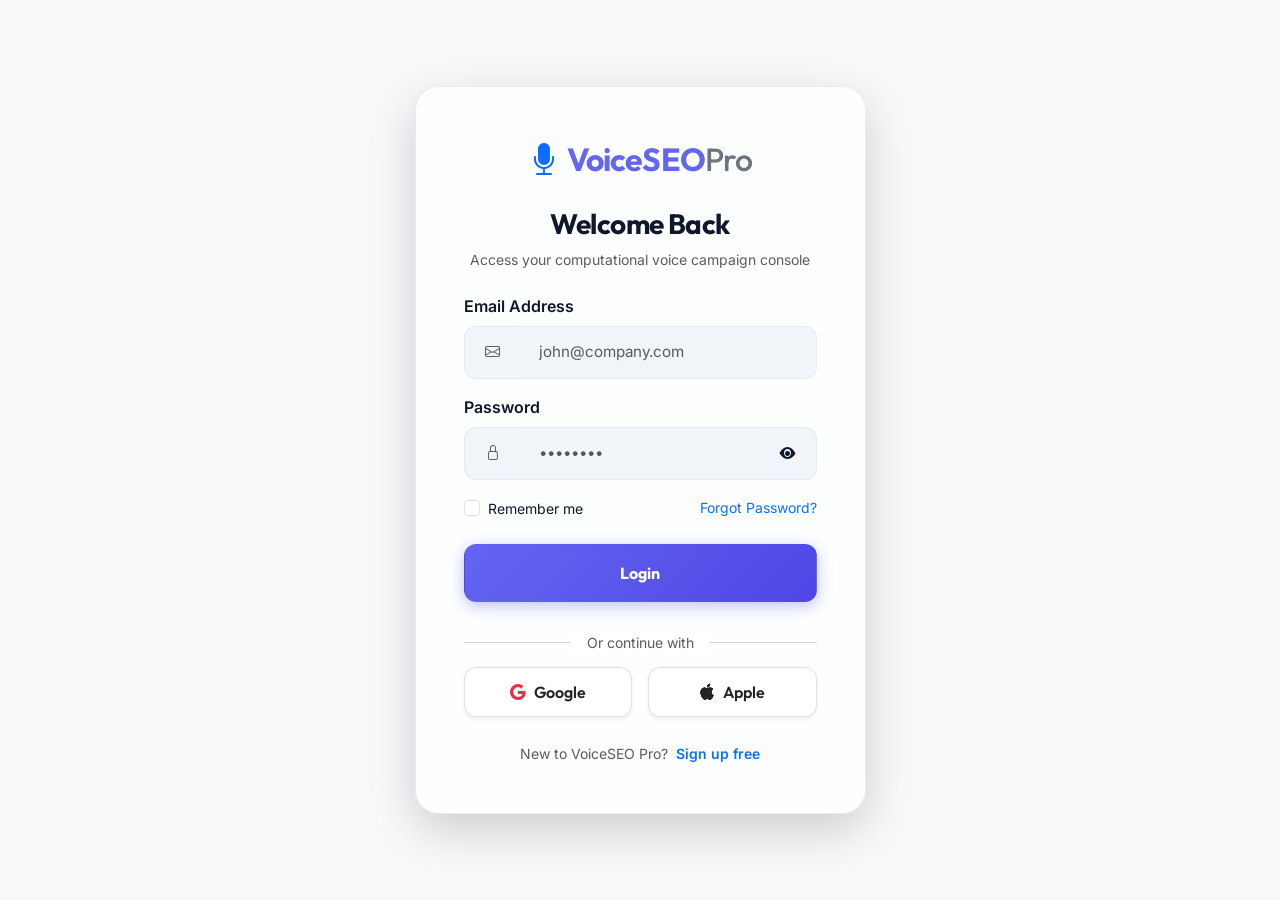
<file: login.html>
<!DOCTYPE html>
<html lang="en" data-bs-theme="light">
<head>
    <meta charset="UTF-8">
    <meta name="viewport" content="width=device-width, initial-scale=1.0">
    <title>Login | VoiceSEO Pro</title>
    
    <!-- Bootstrap 5 CSS -->
    <link href="https://cdn.jsdelivr.net/npm/bootstrap@5.3.3/dist/css/bootstrap.min.css" rel="stylesheet">
    <!-- Bootstrap Icons -->
    <link rel="stylesheet" href="https://cdn.jsdelivr.net/npm/bootstrap-icons@1.11.3/font/bootstrap-icons.min.css">
    <!-- Custom CSS -->
    <link rel="stylesheet" href="assets/css/style.css">
    <link rel="icon" type="image/svg+xml" href="assets/img/favicon.svg">
</head>
<body class="d-flex align-items-center min-vh-100 bg-body-tertiary">

    <div class="container py-5">
        <div class="row justify-content-center">
            <div class="col-lg-5 col-md-8">
                <div class="custom-card shadow-lg p-4 p-md-5">
                    <!-- Branding logo -->
                    <div class="text-center mb-4">
                        <a href="index.html" class="navbar-brand d-inline-flex align-items-center fs-2 text-decoration-none text-body">
                            <i class="bi bi-mic-fill me-2 text-primary"></i>
                            <span class="fw-bold">VoiceSEO<span class="text-secondary">Pro</span></span>
                        </a>
                    </div>
                    <h3 class="fw-bold text-center mb-2">Welcome Back</h3>
                    <p class="text-muted small text-center mb-4">Access your computational voice campaign console</p>
                    
                    <form action="dashboard.html">
                        <div class="mb-3">
                            <label class="form-label fw-semibold">Email Address</label>
                            <div class="input-group">
                                <span class="input-group-text  border-end-0"><i class="bi bi-envelope text-muted"></i></span>
                                <input type="email" class="form-control border-start-0" placeholder="john@company.com" required>
                            </div>
                        </div>
                        <div class="mb-3">
                            <label class="form-label fw-semibold">Password</label>
                            <div class="input-group">
                                <span class="input-group-text  border-end-0"><i class="bi bi-lock text-muted"></i></span>
                                <input type="password" class="form-control border-start-0 border-end-0" id="loginPassword" placeholder="••••••••" required>
                                <button class="btn btn-password-toggle border-start-0" type="button" onclick="togglePassword('loginPassword', this)">
                                    <i class="bi bi-eye-fill"></i>
                                </button>
                            </div>
                        </div>
                        <div class="d-flex justify-content-between align-items-center mb-4">
                            <div class="form-check mb-0 text-nowrap">
                                <input type="checkbox" class="form-check-input" id="rememberMe">
                                <label class="form-check-label small" for="rememberMe">Remember me</label>
                            </div>
                            <a href="coming-soon.html" class="small text-primary text-decoration-none auth-link-hover text-nowrap ms-2">Forgot Password?</a>
                        </div>
                        
                        <button type="submit" class="btn btn-primary w-100 py-3 fw-bold mb-3">Login</button>

                        <div class="position-relative my-4">
                            <hr class="text-muted">
                            <span class="position-absolute top-50 start-50 translate-middle bg-body px-3 small text-muted">Or continue with</span>
                        </div>

                        <div class="d-flex gap-3 mb-4">
                            <a href="#" class="btn btn-light border w-100 d-flex align-items-center justify-content-center shadow-sm fw-semibold text-dark auth-social-btn" style="transition: all 0.3s;">
                                <i class="bi bi-google me-2 text-danger"></i> Google
                            </a>
                            <a href="#" class="btn btn-light border w-100 d-flex align-items-center justify-content-center shadow-sm fw-semibold text-dark auth-social-btn" style="transition: all 0.3s;">
                                <i class="bi bi-apple me-2 text-dark"></i> Apple
                            </a>
                        </div>
                    </form>
                    
                    <div class="text-center mt-3">
                        <span class="small text-muted d-block d-sm-inline mb-2 mb-sm-0">New to VoiceSEO Pro? <a href="register.html" class="text-primary fw-semibold text-decoration-none auth-link-hover ms-sm-1">Sign up free</a></span>
                    </div>
                </div>
            </div>
        </div>
    </div>

    <!-- Scripts -->
    <script src="https://cdn.jsdelivr.net/npm/bootstrap@5.3.3/dist/js/bootstrap.bundle.min.js"></script>
    <script src="assets/js/main.js"></script>
</body>
</html>
</file>
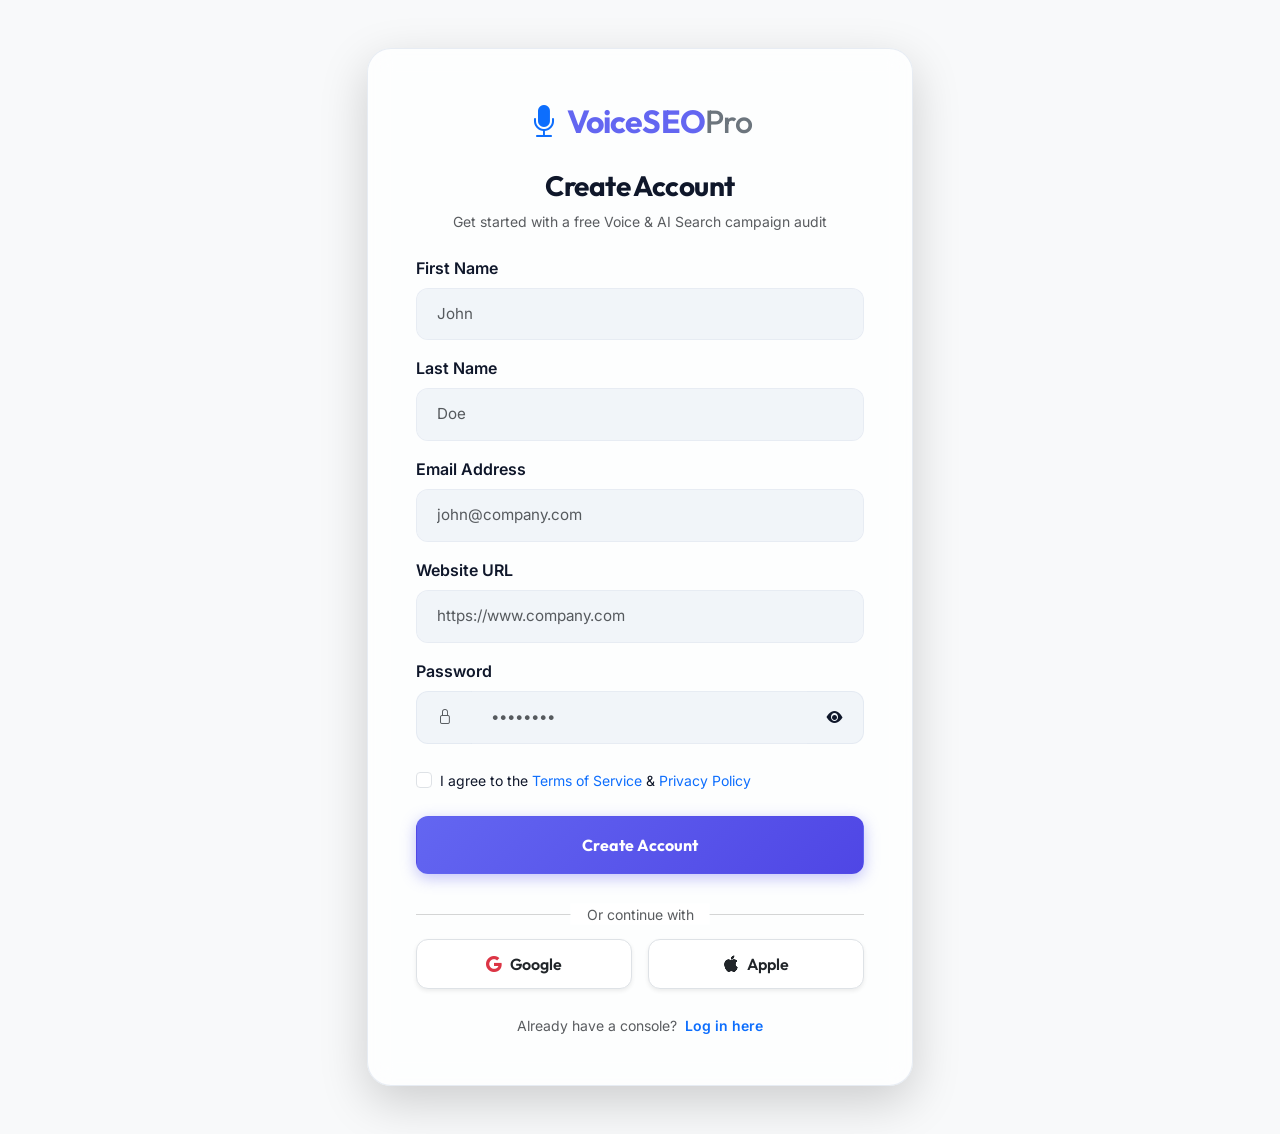
<file: register.html>
<!DOCTYPE html>
<html lang="en" data-bs-theme="light">
<head>
    <meta charset="UTF-8">
    <meta name="viewport" content="width=device-width, initial-scale=1.0">
    <title>Sign Up | VoiceSEO Pro</title>
    
    <!-- Bootstrap 5 CSS -->
    <link href="https://cdn.jsdelivr.net/npm/bootstrap@5.3.3/dist/css/bootstrap.min.css" rel="stylesheet">
    <!-- Bootstrap Icons -->
    <link rel="stylesheet" href="https://cdn.jsdelivr.net/npm/bootstrap-icons@1.11.3/font/bootstrap-icons.min.css">
    <!-- Custom CSS -->
    <link rel="stylesheet" href="assets/css/style.css">
    <link rel="icon" type="image/svg+xml" href="assets/img/favicon.svg">
</head>
<body class="d-flex align-items-center min-vh-100 bg-body-tertiary">

    <div class="container py-5">
        <div class="row justify-content-center">
            <div class="col-lg-6 col-md-8">
                <div class="custom-card shadow-lg p-4 p-md-5">
                    <!-- Branding logo -->
                    <div class="text-center mb-4">
                        <a class="navbar-brand d-inline-flex align-items-center fs-2 text-decoration-none text-body" href="index.html">
                            <i class="bi bi-mic-fill me-2 text-primary"></i>
                            <span class="fw-bold">VoiceSEO<span class="text-secondary">Pro</span></span>
                        </a>
                    </div>
                    <h3 class="fw-bold text-center mb-2">Create Account</h3>
                    <p class="text-muted small text-center mb-4">Get started with a free Voice & AI Search campaign audit</p>
                    
                    <form action="dashboard.html">
                        <div class="mb-3">
                            <label class="form-label fw-semibold">First Name</label>
                            <input type="text" class="form-control" placeholder="John" required>
                        </div>
                        <div class="mb-3">
                            <label class="form-label fw-semibold">Last Name</label>
                            <input type="text" class="form-control" placeholder="Doe" required>
                        </div>
                        <div class="mb-3">
                            <label class="form-label fw-semibold">Email Address</label>
                            <input type="email" class="form-control" placeholder="john@company.com" required>
                        </div>
                        <div class="mb-3">
                            <label class="form-label fw-semibold">Website URL</label>
                            <input type="url" class="form-control" placeholder="https://www.company.com" required>
                        </div>
                        <div class="mb-4">
                            <label class="form-label fw-semibold">Password</label>
                            <div class="input-group">
                                <span class="input-group-text  border-end-0"><i class="bi bi-lock text-muted"></i></span>
                                <input type="password" class="form-control border-start-0 border-end-0" id="regPassword" placeholder="••••••••" required>
                                <button class="btn btn-password-toggle border-start-0" type="button" onclick="togglePassword('regPassword', this)">
                                    <i class="bi bi-eye-fill"></i>
                                </button>
                            </div>
                        </div>
                        <div class="mb-4 form-check">
                            <input type="checkbox" class="form-check-input" id="termsCheck" required>
                            <label class="form-check-label small" for="termsCheck">I agree to the <a href="coming-soon.html" class="text-primary text-decoration-none auth-link-hover">Terms of Service</a> & <a href="coming-soon.html" class="text-primary text-decoration-none auth-link-hover">Privacy Policy</a></label>
                        </div>
                        
                        <button type="submit" class="btn btn-primary w-100 py-3 fw-bold mb-3">Create Account</button>

                        <div class="position-relative my-4">
                            <hr class="text-muted">
                            <span class="position-absolute top-50 start-50 translate-middle bg-body px-3 small text-muted">Or continue with</span>
                        </div>

                        <div class="d-flex gap-3 mb-4">
                            <a href="#" class="btn btn-light border w-100 d-flex align-items-center justify-content-center shadow-sm fw-semibold text-dark auth-social-btn" style="transition: all 0.3s;">
                                <i class="bi bi-google me-2 text-danger"></i> Google
                            </a>
                            <a href="#" class="btn btn-light border w-100 d-flex align-items-center justify-content-center shadow-sm fw-semibold text-dark auth-social-btn" style="transition: all 0.3s;">
                                <i class="bi bi-apple me-2 text-dark"></i> Apple
                            </a>
                        </div>
                    </form>
                    
                    <div class="text-center mt-3">
                        <span class="small text-muted d-block d-sm-inline mb-2 mb-sm-0">Already have a console? <a href="login.html" class="text-primary fw-semibold text-decoration-none auth-link-hover ms-sm-1">Log in here</a></span>
                    </div>
                </div>
            </div>
        </div>
    </div>

    <!-- Scripts -->
    <script src="https://cdn.jsdelivr.net/npm/bootstrap@5.3.3/dist/js/bootstrap.bundle.min.js"></script>
    <script src="assets/js/main.js"></script>
</body>
</html>
</file>
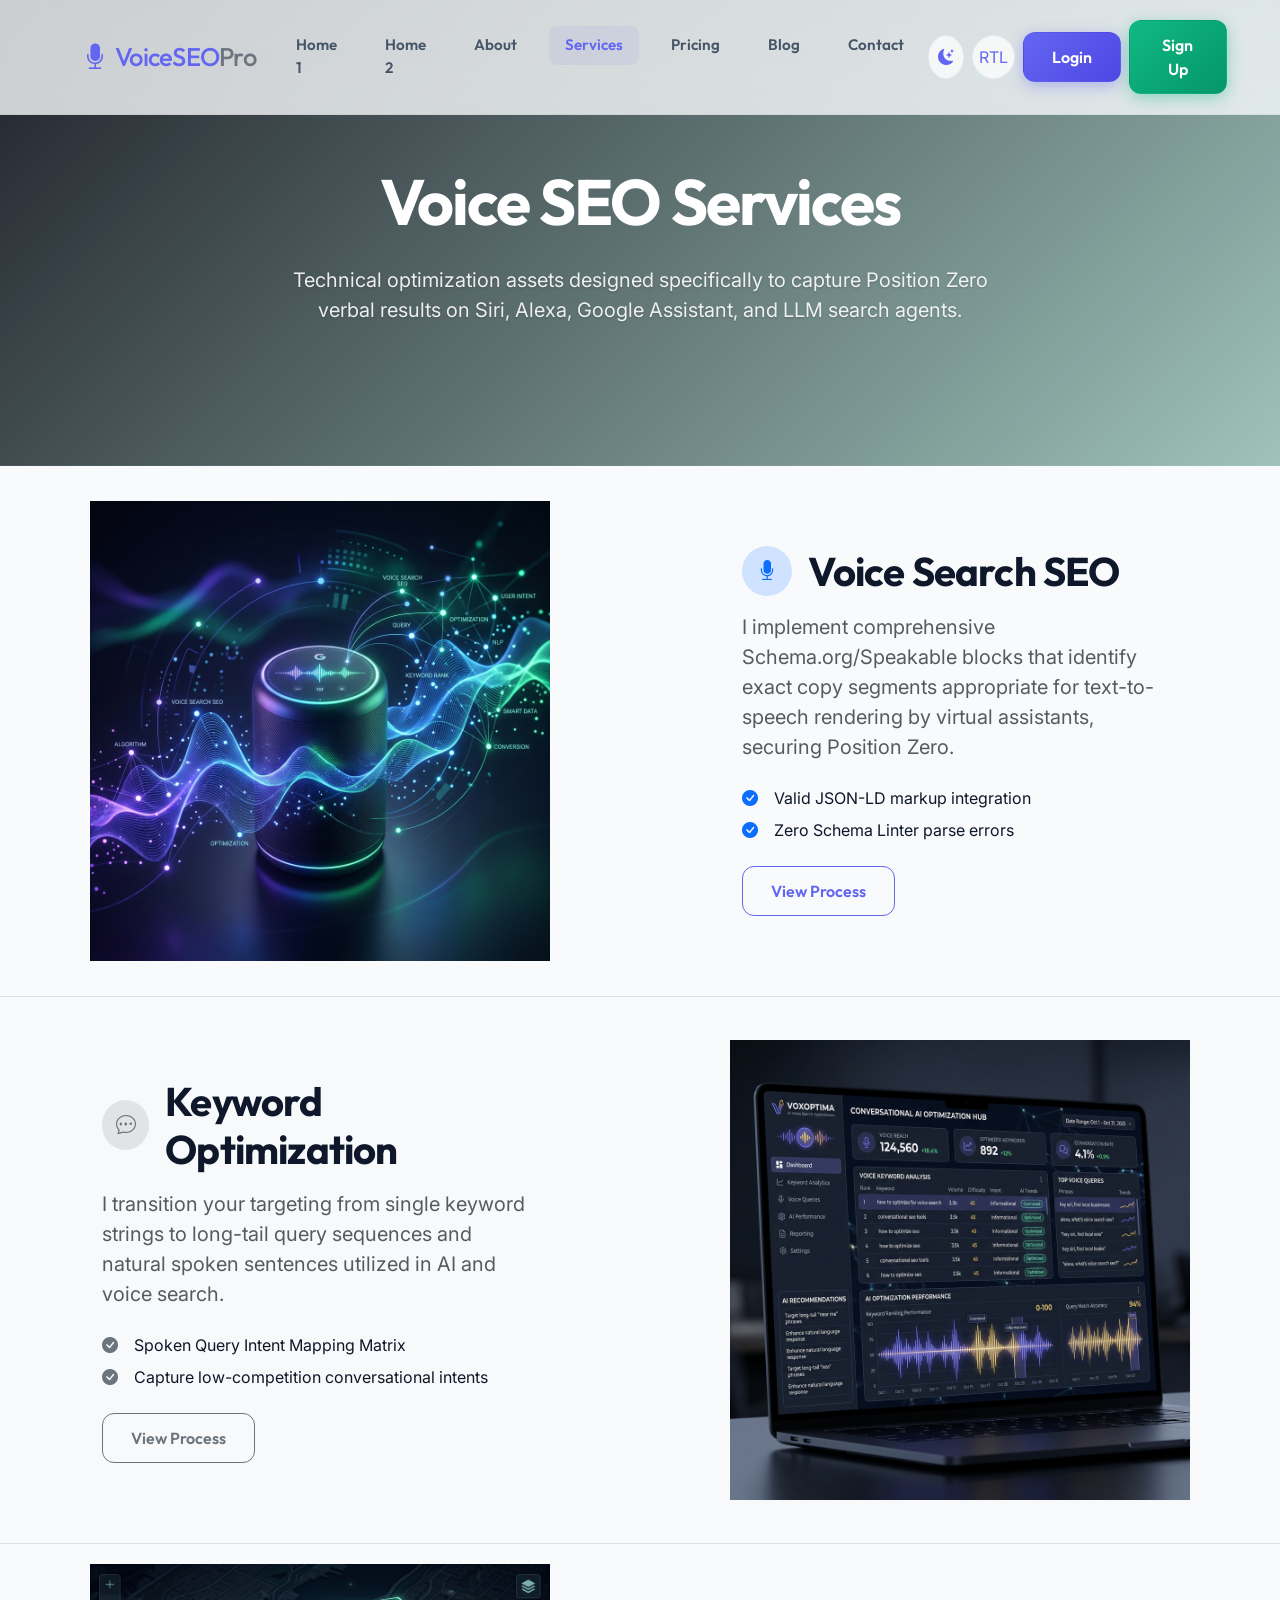
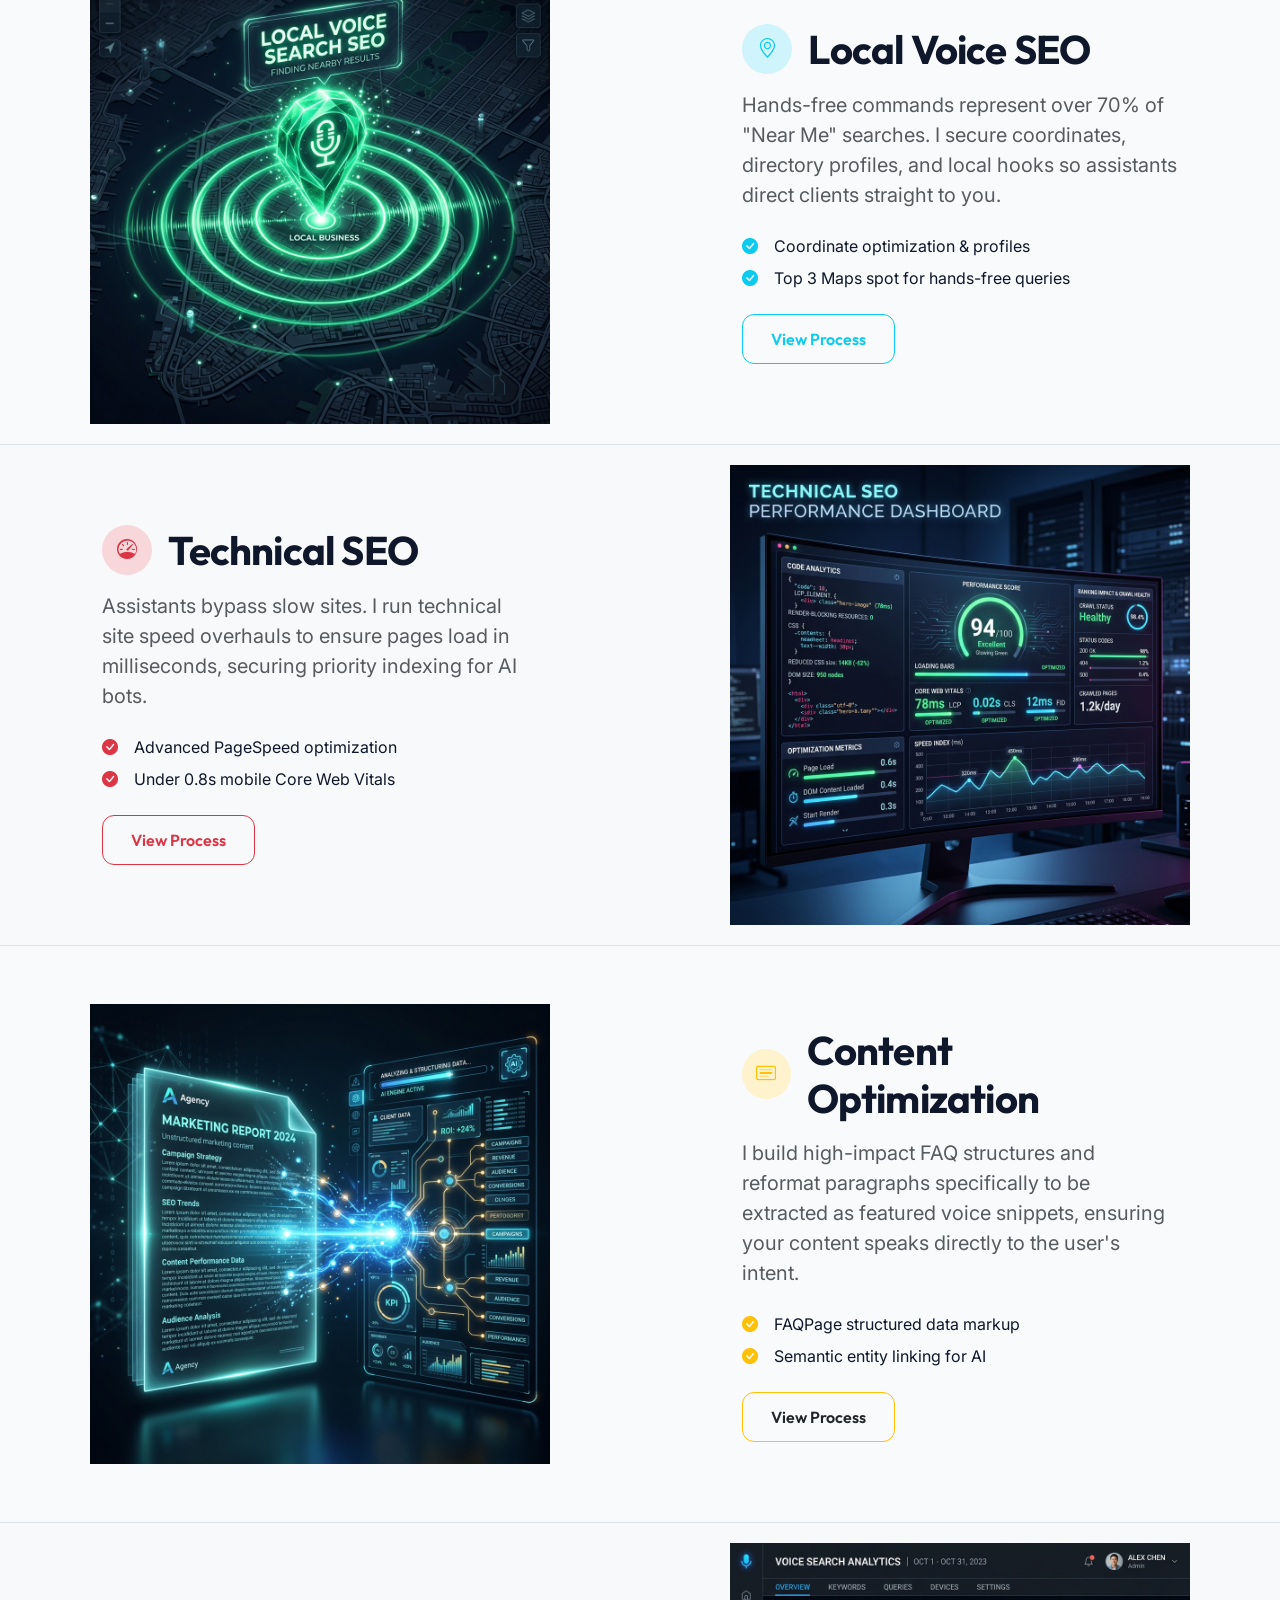
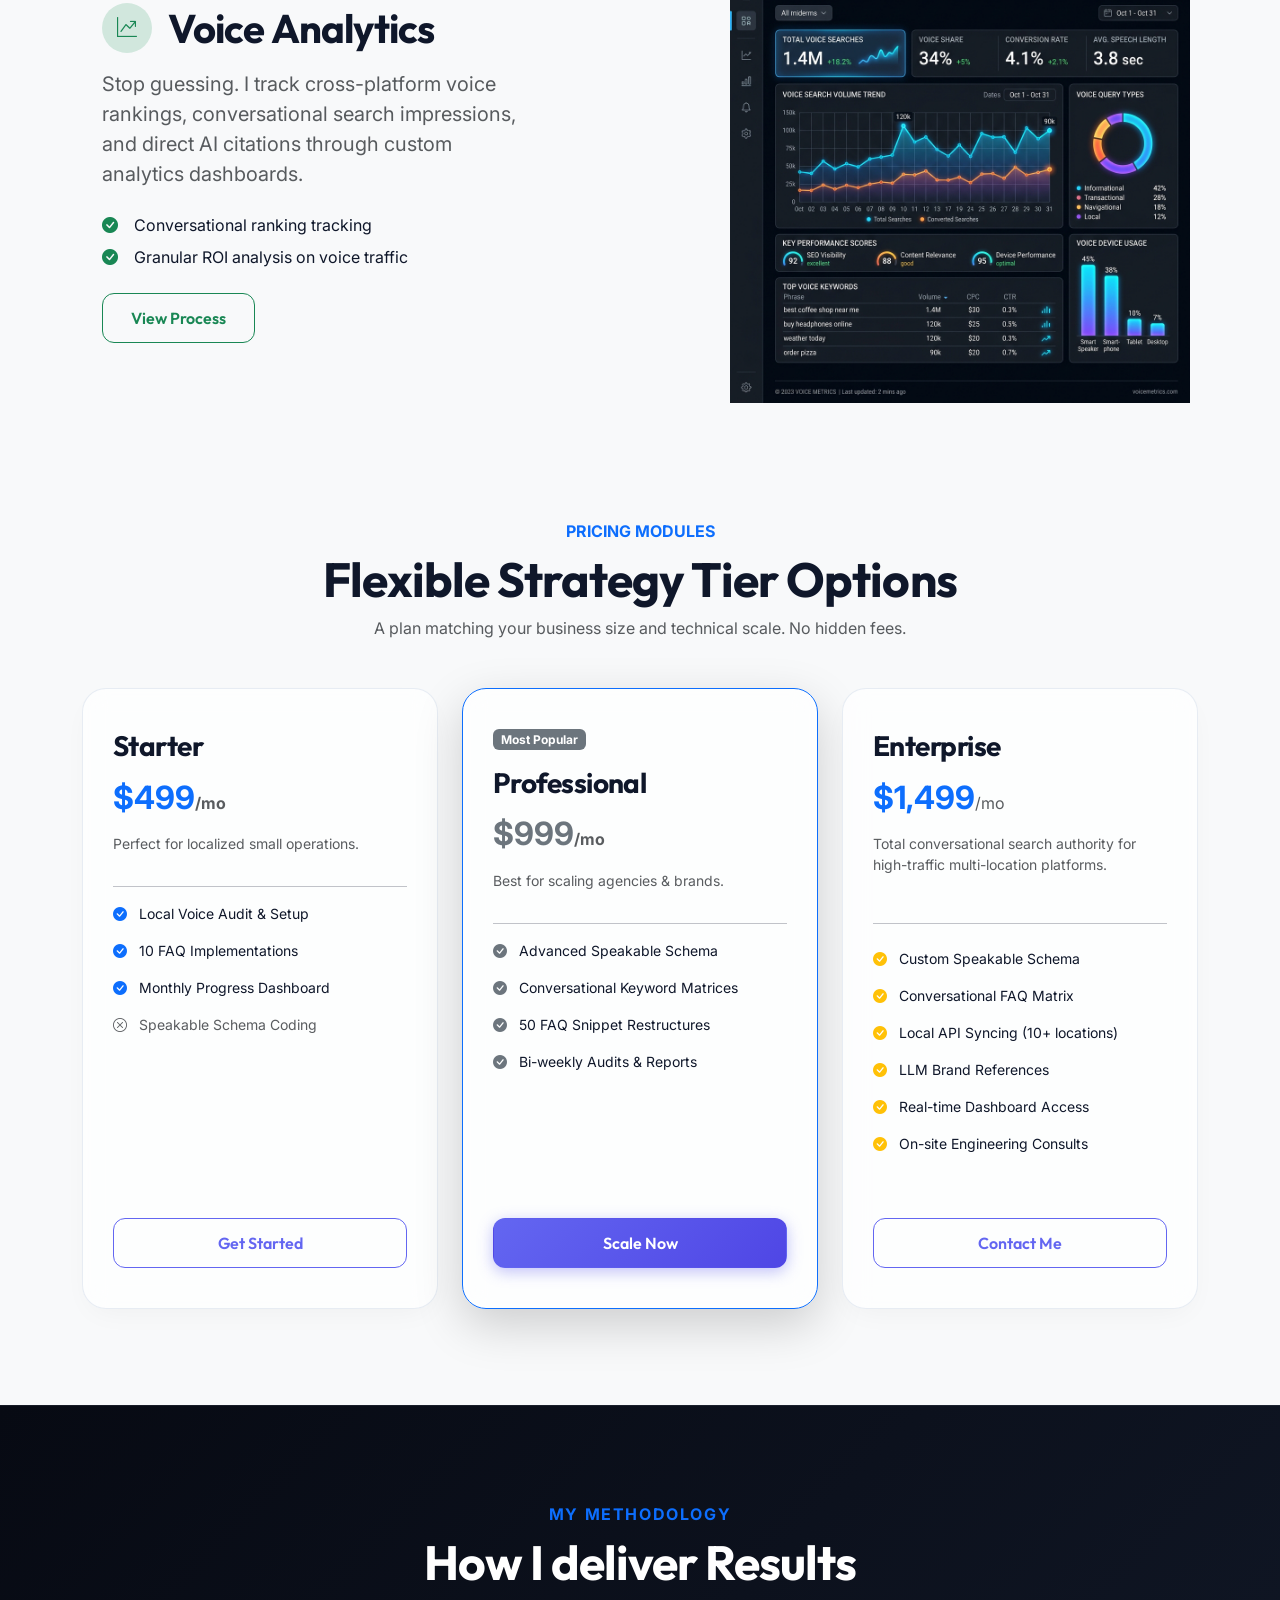
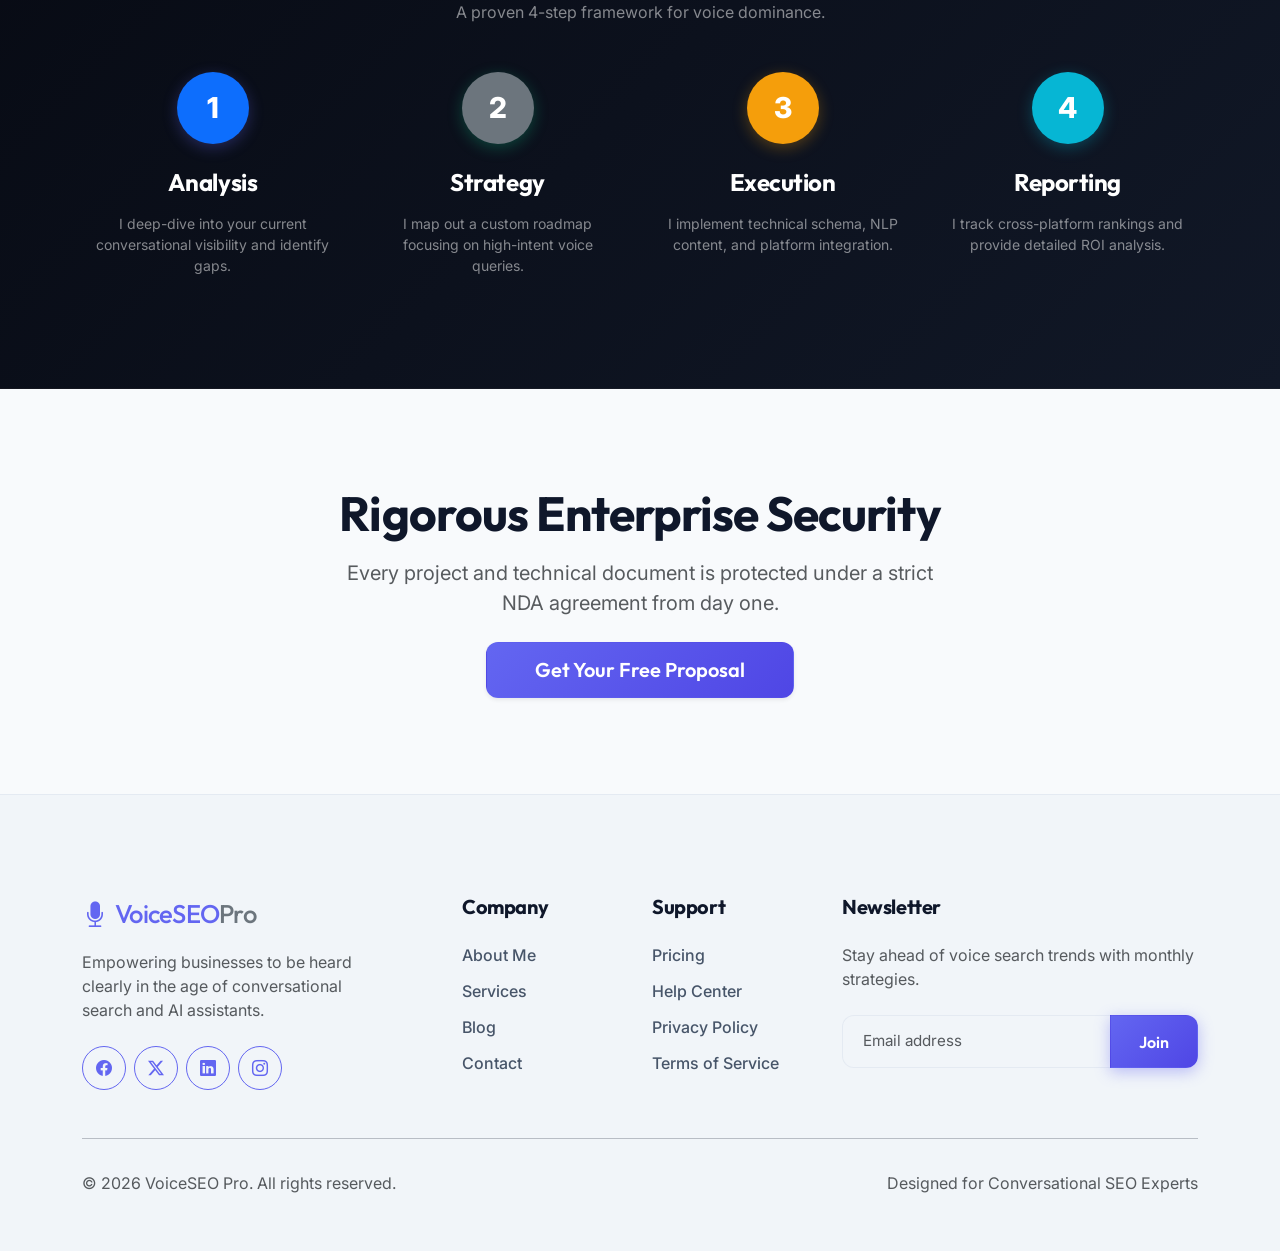
<file: services.html>
<!DOCTYPE html>
<html lang="en" data-bs-theme="light">
<head>
    <meta charset="UTF-8">
    <meta name="viewport" content="width=device-width, initial-scale=1.0">
    <title>Voice SEO Services | VoiceSEO Pro</title>
    <meta name="description" content="Technical Voice Search Optimization services. Speakable Schema, NLP Auditing, FAQ Restructuring, Local Voice Search coordination.">
    
    <!-- Bootstrap 5 CSS -->
    <link href="https://cdn.jsdelivr.net/npm/bootstrap@5.3.3/dist/css/bootstrap.min.css" rel="stylesheet">
    <!-- Bootstrap Icons -->
    <link rel="stylesheet" href="https://cdn.jsdelivr.net/npm/bootstrap-icons@1.11.3/font/bootstrap-icons.min.css">
    <!-- Custom CSS -->
    <link rel="icon" type="image/svg+xml" href="assets/img/favicon.svg">
    <link rel="stylesheet" href="assets/css/style.css">
</head>
<body>

    <!-- Header -->
    <header class="navbar navbar-expand-xl fixed-top bg-body">
        <div class="container">
            <a class="navbar-brand d-flex align-items-center" href="index.html">
                <i class="bi bi-mic-fill me-2"></i>
                <span>VoiceSEO<span class="text-secondary">Pro</span></span>
            </a>
            
            <div class="d-flex align-items-center order-xl-3">
                <button class="icon-btn me-2 d-none d-xl-inline-flex theme-toggle">
                    <i class="bi bi-moon-stars-fill"></i>
                </button>
                <button class="icon-btn me-2 d-none d-xl-inline-flex rtl-toggle">
                    RTL
                </button>
                <a href="login.html" class="btn btn-primary d-none d-xl-inline-block me-2">Login</a>
                <a href="register.html" class="btn btn-secondary d-none d-xl-inline-block">Sign Up</a>
                
                <button class="navbar-toggler ms-2" type="button" data-bs-toggle="offcanvas" data-bs-target="#offcanvasNavbar">
                    <span class="navbar-toggler-icon"></span>
                </button>
            </div>

            <div class="offcanvas offcanvas-end" tabindex="-1" id="offcanvasNavbar">
                <div class="offcanvas-header border-bottom">
                    <h5 class="offcanvas-title fw-bold text-primary">VoiceSEO Pro</h5>
                    <button type="button" class="btn-close" data-bs-dismiss="offcanvas"></button>
                </div>
                <div class="offcanvas-body">
                    <ul class="navbar-nav mx-auto">
                        <li class="nav-item"><a class="nav-link" href="index.html">Home 1</a></li>
                        <li class="nav-item"><a class="nav-link" href="home-2.html">Home 2</a></li>
                        <li class="nav-item"><a class="nav-link" href="about.html">About</a></li>
                        <li class="nav-item"><a class="nav-link active" href="services.html">Services</a></li>
                        <li class="nav-item"><a class="nav-link" href="pricing.html">Pricing</a></li>
                        <li class="nav-item"><a class="nav-link" href="blog.html">Blog</a></li>
                        <li class="nav-item"><a class="nav-link" href="contact.html">Contact</a></li>
                    </ul>
                    <div class="d-xl-none mt-4 border-top pt-4">
                        <div class="d-flex justify-content-center gap-3 mb-4">
                            <button class="icon-btn theme-toggle">
                                <i class="bi bi-moon-stars-fill"></i>
                            </button>
                            <button class="icon-btn rtl-toggle">
                                RTL
                            </button>
                        </div>
                        <a href="login.html" class="btn btn-primary w-100 mb-2">Login</a>
                        <a href="register.html" class="btn btn-secondary w-100">Sign Up</a>
                    </div>
                </div>
            </div>
        </div>
    </header>

    <main>
        <!-- Page Header -->
        <section class="services-header text-center">
            <div class="container py-4">
                <h1 class="display-1 fw-bold mb-4">Voice SEO Services</h1>
                <p class="lead mx-auto opacity-90" style="max-width: 700px;">
                    Technical optimization assets designed specifically to capture Position Zero verbal results on Siri, Alexa, Google Assistant, and LLM search agents.
                </p>
            </div>
        </section>

        <!-- 6 Core Solutions: Split Layouts -->
        <section class="py-0">
            <!-- Service 1: Voice Search SEO -->
            <div class="row g-0 align-items-center border-bottom">
                <div class="col-lg-6">
                    <img src="assets/img/voice_search_seo_optimization.png" alt="Voice Search SEO" class="w-100" style="height: auto; max-height: 500px; object-fit: contain; padding: 20px;">
                </div>
                <div class="col-lg-6" style="padding: 80px 8%;">
                    <div class="d-flex align-items-center mb-3 gap-3">
                        <div class="bg-primary-subtle text-primary rounded-circle d-flex align-items-center justify-content-center" style="width: 50px; height: 50px; font-size: 1.25rem;">
                            <i class="bi bi-mic-fill"></i>
                        </div>
                        <h2 class="display-6 fw-bold mb-0">Voice Search SEO</h2>
                    </div>
                    <p class="lead text-muted mb-4">I implement comprehensive Schema.org/Speakable blocks that identify exact copy segments appropriate for text-to-speech rendering by virtual assistants, securing Position Zero.</p>
                    <ul class="list-unstyled mb-4">
                        <li class="mb-2 d-flex align-items-center"><i class="bi bi-check-circle-fill text-primary me-3"></i> Valid JSON-LD markup integration</li>
                        <li class="d-flex align-items-center"><i class="bi bi-check-circle-fill text-primary me-3"></i> Zero Schema Linter parse errors</li>
                    </ul>
                    <a href="service-details.html" class="btn btn-outline-primary">View Process</a>
                </div>
            </div>

            <!-- Service 2: Keyword Optimization -->
            <div class="row g-0 align-items-center border-bottom bg-body-tertiary flex-lg-row-reverse">
                <div class="col-lg-6">
                    <img src="assets/img/conversational_keywords_analysis.png" alt="Keyword Optimization" class="w-100" style="height: auto; max-height: 500px; object-fit: contain; padding: 20px;">
                </div>
                <div class="col-lg-6" style="padding: 80px 8%;">
                    <div class="d-flex align-items-center mb-3 gap-3">
                        <div class="bg-secondary-subtle text-secondary rounded-circle d-flex align-items-center justify-content-center" style="width: 50px; height: 50px; font-size: 1.25rem;">
                            <i class="bi bi-chat-dots"></i>
                        </div>
                        <h2 class="display-6 fw-bold mb-0">Keyword Optimization</h2>
                    </div>
                    <p class="lead text-muted mb-4">I transition your targeting from single keyword strings to long-tail query sequences and natural spoken sentences utilized in AI and voice search.</p>
                    <ul class="list-unstyled mb-4">
                        <li class="mb-2 d-flex align-items-center"><i class="bi bi-check-circle-fill text-secondary me-3"></i> Spoken Query Intent Mapping Matrix</li>
                        <li class="d-flex align-items-center"><i class="bi bi-check-circle-fill text-secondary me-3"></i> Capture low-competition conversational intents</li>
                    </ul>
                    <a href="service-details.html" class="btn btn-outline-secondary">View Process</a>
                </div>
            </div>

            <!-- Service 3: Local SEO -->
            <div class="row g-0 align-items-center border-bottom">
                <div class="col-lg-6">
                    <img src="assets/img/local_voice_seo_map.png" alt="Local Voice SEO" class="w-100" style="height: auto; max-height: 500px; object-fit: contain; padding: 20px;">
                </div>
                <div class="col-lg-6" style="padding: 80px 8%;">
                    <div class="d-flex align-items-center mb-3 gap-3">
                        <div class="bg-info-subtle text-info rounded-circle d-flex align-items-center justify-content-center" style="width: 50px; height: 50px; font-size: 1.25rem;">
                            <i class="bi bi-geo-alt"></i>
                        </div>
                        <h2 class="display-6 fw-bold mb-0">Local Voice SEO</h2>
                    </div>
                    <p class="lead text-muted mb-4">Hands-free commands represent over 70% of "Near Me" searches. I secure coordinates, directory profiles, and local hooks so assistants direct clients straight to you.</p>
                    <ul class="list-unstyled mb-4">
                        <li class="mb-2 d-flex align-items-center"><i class="bi bi-check-circle-fill text-info me-3"></i> Coordinate optimization & profiles</li>
                        <li class="d-flex align-items-center"><i class="bi bi-check-circle-fill text-info me-3"></i> Top 3 Maps spot for hands-free queries</li>
                    </ul>
                    <a href="service-details.html" class="btn btn-outline-info">View Process</a>
                </div>
            </div>

            <!-- Service 4: Technical SEO -->
            <div class="row g-0 align-items-center border-bottom bg-body-tertiary flex-lg-row-reverse">
                <div class="col-lg-6">
                    <img src="assets/img/technical_seo_speed.png" alt="Technical SEO" class="w-100" style="height: auto; max-height: 500px; object-fit: contain; padding: 20px;">
                </div>
                <div class="col-lg-6" style="padding: 80px 8%;">
                    <div class="d-flex align-items-center mb-3 gap-3">
                        <div class="bg-danger-subtle text-danger rounded-circle d-flex align-items-center justify-content-center" style="width: 50px; height: 50px; font-size: 1.25rem;">
                            <i class="bi bi-speedometer"></i>
                        </div>
                        <h2 class="display-6 fw-bold mb-0">Technical SEO</h2>
                    </div>
                    <p class="lead text-muted mb-4">Assistants bypass slow sites. I run technical site speed overhauls to ensure pages load in milliseconds, securing priority indexing for AI bots.</p>
                    <ul class="list-unstyled mb-4">
                        <li class="mb-2 d-flex align-items-center"><i class="bi bi-check-circle-fill text-danger me-3"></i> Advanced PageSpeed optimization</li>
                        <li class="d-flex align-items-center"><i class="bi bi-check-circle-fill text-danger me-3"></i> Under 0.8s mobile Core Web Vitals</li>
                    </ul>
                    <a href="service-details.html" class="btn btn-outline-danger">View Process</a>
                </div>
            </div>

            <!-- Service 5: Content Optimization -->
            <div class="row g-0 align-items-center border-bottom">
                <div class="col-lg-6">
                    <img src="assets/img/content_optimization_ai.png" alt="Content Optimization" class="w-100" style="height: auto; max-height: 500px; object-fit: contain; padding: 20px;">
                </div>
                <div class="col-lg-6" style="padding: 80px 8%;">
                    <div class="d-flex align-items-center mb-3 gap-3">
                        <div class="bg-warning-subtle text-warning rounded-circle d-flex align-items-center justify-content-center" style="width: 50px; height: 50px; font-size: 1.25rem;">
                            <i class="bi bi-card-text"></i>
                        </div>
                        <h2 class="display-6 fw-bold mb-0">Content Optimization</h2>
                    </div>
                    <p class="lead text-muted mb-4">I build high-impact FAQ structures and reformat paragraphs specifically to be extracted as featured voice snippets, ensuring your content speaks directly to the user's intent.</p>
                    <ul class="list-unstyled mb-4">
                        <li class="mb-2 d-flex align-items-center"><i class="bi bi-check-circle-fill text-warning me-3"></i> FAQPage structured data markup</li>
                        <li class="d-flex align-items-center"><i class="bi bi-check-circle-fill text-warning me-3"></i> Semantic entity linking for AI</li>
                    </ul>
                    <a href="service-details.html" class="btn btn-outline-warning text-body border-warning">View Process</a>
                </div>
            </div>

            <!-- Service 6: Analytics -->
            <div class="row g-0 align-items-center bg-body-tertiary flex-lg-row-reverse">
                <div class="col-lg-6">
                    <img src="assets/img/voice_analytics_dashboard.png" alt="Voice Analytics" class="w-100" style="height: auto; max-height: 500px; object-fit: contain; padding: 20px;">
                </div>
                <div class="col-lg-6" style="padding: 80px 8%;">
                    <div class="d-flex align-items-center mb-3 gap-3">
                        <div class="bg-success-subtle text-success rounded-circle d-flex align-items-center justify-content-center" style="width: 50px; height: 50px; font-size: 1.25rem;">
                            <i class="bi bi-graph-up-arrow"></i>
                        </div>
                        <h2 class="display-6 fw-bold mb-0">Voice Analytics</h2>
                    </div>
                    <p class="lead text-muted mb-4">Stop guessing. I track cross-platform voice rankings, conversational search impressions, and direct AI citations through custom analytics dashboards.</p>
                    <ul class="list-unstyled mb-4">
                        <li class="mb-2 d-flex align-items-center"><i class="bi bi-check-circle-fill text-success me-3"></i> Conversational ranking tracking</li>
                        <li class="d-flex align-items-center"><i class="bi bi-check-circle-fill text-success me-3"></i> Granular ROI analysis on voice traffic</li>
                    </ul>
                    <a href="service-details.html" class="btn btn-outline-success">View Process</a>
                </div>
            </div>
        </section>

        <!-- Structured Tiered Service Packages -->
        <section class="py-5 bg-body-tertiary" id="tiered-plans">
            <div class="container py-5">
                <div class="text-center mb-5 max-w-700 mx-auto">
                    <span class="text-primary fw-bold text-uppercase d-block mb-2">Pricing Modules</span>
                    <h2 class="display-5 fw-bold">Flexible Strategy Tier Options</h2>
                    <p class="text-muted">A plan matching your business size and technical scale. No hidden fees.</p>
                </div>
                <div class="row g-4 justify-content-center">
                    <div class="col-lg-4">
                        <div class="custom-card h-100 d-flex flex-column">
                            <h3 class="fw-bold mb-3">Starter</h3>
                            <div class="h2 fw-bold text-primary mb-3">$499<span class="fs-6 text-muted font-body">/mo</span></div>
                            <p class="text-muted small">Perfect for localized small operations.</p>
                            <hr>
                            <ul class="list-unstyled mb-4 flex-grow-1">
                                <li class="mb-3 small"><i class="bi bi-check-circle-fill text-primary me-2"></i> Local Voice Audit & Setup</li>
                                <li class="mb-3 small"><i class="bi bi-check-circle-fill text-primary me-2"></i> 10 FAQ Implementations</li>
                                <li class="mb-3 small"><i class="bi bi-check-circle-fill text-primary me-2"></i> Monthly Progress Dashboard</li>
                                <li class="text-muted small"><i class="bi bi-x-circle me-2"></i> Speakable Schema Coding</li>
                            </ul>
                            <a href="pricing.html" class="btn btn-outline-primary w-100 mt-auto">Get Started</a>
                        </div>
                    </div>
                    <div class="col-lg-4">
                        <div class="custom-card border border-primary h-100 d-flex flex-column shadow-lg">
                            <span class="badge bg-secondary mb-3 align-self-start">Most Popular</span>
                            <h3 class="fw-bold mb-3">Professional</h3>
                            <div class="h2 fw-bold text-secondary mb-3">$999<span class="fs-6 text-muted font-body">/mo</span></div>
                            <p class="text-muted small">Best for scaling agencies & brands.</p>
                            <hr>
                            <ul class="list-unstyled mb-4 flex-grow-1">
                                <li class="mb-3 small"><i class="bi bi-check-circle-fill text-secondary me-2"></i> Advanced Speakable Schema</li>
                                <li class="mb-3 small"><i class="bi bi-check-circle-fill text-secondary me-2"></i> Conversational Keyword Matrices</li>
                                <li class="mb-3 small"><i class="bi bi-check-circle-fill text-secondary me-2"></i> 50 FAQ Snippet Restructures</li>
                                <li class="mb-3 small"><i class="bi bi-check-circle-fill text-secondary me-2"></i> Bi-weekly Audits & Reports</li>
                            </ul>
                            <a href="pricing.html" class="btn btn-primary w-100 mt-auto">Scale Now</a>
                        </div>
                    </div>
                    <div class="col-lg-4">
                        <div class="custom-card h-100 d-flex flex-column">
                            <h3 class="fw-bold mb-3">Enterprise</h3>
                            <div class="h2 fw-bold text-primary mb-3">$1,499<span class="fs-6 text-muted fw-normal">/mo</span></div>
                            <p class="text-muted small mb-4">Total conversational search authority for high-traffic multi-location platforms.</p>
                            <hr class="my-4">
                            <ul class="list-unstyled mb-5">
                                <li class="mb-3 small"><i class="bi bi-check-circle-fill text-warning me-2"></i> Custom Speakable Schema</li>
                                <li class="mb-3 small"><i class="bi bi-check-circle-fill text-warning me-2"></i> Conversational FAQ Matrix</li>
                                <li class="mb-3 small"><i class="bi bi-check-circle-fill text-warning me-2"></i> Local API Syncing (10+ locations)</li>
                                <li class="mb-3 small"><i class="bi bi-check-circle-fill text-warning me-2"></i> LLM Brand References</li>
                                <li class="mb-3 small"><i class="bi bi-check-circle-fill text-warning me-2"></i> Real-time Dashboard Access</li>
                                <li class="mb-3 small"><i class="bi bi-check-circle-fill text-warning me-2"></i> On-site Engineering Consults</li>
                            </ul>
                            <a href="pricing.html" class="btn btn-outline-primary w-100 mt-auto">Contact Me</a>
                        </div>
                    </div>
                </div>
            </div>
        </section>

        <!-- Delivery Process -->
        <section class="py-5 text-white" style="background: linear-gradient(135deg, #070a13 0%, #111827 100%); border-top: 1px solid rgba(255, 255, 255, 0.05); border-bottom: 1px solid rgba(255, 255, 255, 0.05);">
            <div class="container py-5">
                <div class="text-center mb-5 max-w-700 mx-auto">
                    <span class="text-primary fw-bold text-uppercase d-block mb-2" style="letter-spacing: 0.1em;">My Methodology</span>
                    <h2 class="display-5 fw-bold text-white">How I deliver Results</h2>
                    <p class="text-white-50">A proven 4-step framework for voice dominance.</p>
                </div>
                <div class="row g-4 justify-content-center">
                    <div class="col-lg-3 col-md-6 text-center">
                        <div class="d-inline-flex align-items-center justify-content-center rounded-circle mb-4 bg-primary text-white" style="width: 72px; height: 72px; font-size: 1.8rem; font-weight: 800; line-height: 1; box-shadow: 0 4px 15px rgba(99, 102, 241, 0.3);">1</div>
                        <h4 class="fw-bold mb-3 text-white">Analysis</h4>
                        <p class="text-white-50 small px-2">I deep-dive into your current conversational visibility and identify gaps.</p>
                    </div>
                    <div class="col-lg-3 col-md-6 text-center">
                        <div class="d-inline-flex align-items-center justify-content-center rounded-circle mb-4 bg-secondary text-white" style="width: 72px; height: 72px; font-size: 1.8rem; font-weight: 800; line-height: 1; box-shadow: 0 4px 15px rgba(16, 185, 129, 0.3);">2</div>
                        <h4 class="fw-bold mb-3 text-white">Strategy</h4>
                        <p class="text-white-50 small px-2">I map out a custom roadmap focusing on high-intent voice queries.</p>
                    </div>
                    <div class="col-lg-3 col-md-6 text-center">
                        <div class="d-inline-flex align-items-center justify-content-center rounded-circle mb-4 text-white" style="width: 72px; height: 72px; background-color: var(--tertiary-color, #f59e0b); font-size: 1.8rem; font-weight: 800; line-height: 1; box-shadow: 0 4px 15px rgba(245, 158, 11, 0.3);">3</div>
                        <h4 class="fw-bold mb-3 text-white">Execution</h4>
                        <p class="text-white-50 small px-2">I implement technical schema, NLP content, and platform integration.</p>
                    </div>
                    <div class="col-lg-3 col-md-6 text-center">
                        <div class="d-inline-flex align-items-center justify-content-center rounded-circle mb-4 text-white" style="width: 72px; height: 72px; background-color: #06b6d4; font-size: 1.8rem; font-weight: 800; line-height: 1; box-shadow: 0 4px 15px rgba(6, 182, 212, 0.3);">4</div>
                        <h4 class="fw-bold mb-3 text-white">Reporting</h4>
                        <p class="text-white-50 small px-2">I track cross-platform rankings and provide detailed ROI analysis.</p>
                    </div>
                </div>
            </div>
        </section>

        <!-- Security NDA Guarantee Section -->
        <section class="py-5 text-center">
            <div class="container py-5">
                <h2 class="display-5 fw-bold mb-3">Rigorous Enterprise Security</h2>
                <p class="lead text-muted mb-4 mx-auto" style="max-width: 600px;">Every project and technical document is protected under a strict NDA agreement from day one.</p>
                <a href="contact.html" class="btn btn-primary btn-lg px-5 shadow-sm">Get Your Free Proposal</a>
            </div>
        </section>
    </main>

    <!-- Footer -->
    <footer class="footer">
        <div class="container">
            <div class="row g-4 mb-5">
                <div class="col-lg-4 col-md-6">
                    <a class="navbar-brand d-flex align-items-center mb-3" href="index.html">
                        <i class="bi bi-mic-fill me-2"></i>
                        <span>VoiceSEO<span class="text-secondary">Pro</span></span>
                    </a>
                    <p class="text-muted pe-lg-5">Empowering businesses to be heard clearly in the age of conversational search and AI assistants.</p>
                    <div class="d-flex gap-2 mt-4">
                        <a href="#" class="social-btn"><i class="bi bi-facebook"></i></a>
                        <a href="#" class="social-btn"><i class="bi bi-twitter-x"></i></a>
                        <a href="#" class="social-btn"><i class="bi bi-linkedin"></i></a>
                        <a href="#" class="social-btn"><i class="bi bi-instagram"></i></a>
                    </div>
                </div>
                <div class="col-lg-2 col-md-6">
                    <h5 class="mb-4">Company</h5>
                    <a href="about.html" class="footer-link">About Me</a>
                    <a href="services.html" class="footer-link">Services</a>
                    <a href="blog.html" class="footer-link">Blog</a>
                    <a href="contact.html" class="footer-link">Contact</a>
                </div>
                <div class="col-lg-2 col-md-6">
                    <h5 class="mb-4">Support</h5>
                    <a href="pricing.html" class="footer-link">Pricing</a>
                    <a href="404.html" class="footer-link">Help Center</a>
                    <a href="coming-soon.html" class="footer-link">Privacy Policy</a>
                    <a href="coming-soon.html" class="footer-link">Terms of Service</a>
                </div>
                <div class="col-lg-4 col-md-6">
                    <h5 class="mb-4">Newsletter</h5>
                    <p class="text-muted mb-4">Stay ahead of voice search trends with monthly strategies.</p>
                    <form class="input-group">
                        <input type="email" class="form-control" placeholder="Email address" required>
                        <button class="btn btn-primary" type="submit">Join</button>
                    </form>
                </div>
            </div>
            <hr>
            <div class="row align-items-center py-3">
                <div class="col-md-6 text-center text-md-start">
                    <p class="mb-0 text-muted">&copy; 2026 VoiceSEO Pro. All rights reserved.</p>
                </div>
                <div class="col-md-6 text-center text-md-end">
                    <p class="mb-0 text-muted">Designed for Conversational SEO Experts</p>
                </div>
            </div>
        </div>
    </footer>

    <!-- Back to Top -->
    <button class="btn btn-primary rounded-circle shadow" id="back-to-top">
        <i class="bi bi-arrow-up"></i>
    </button>

    <!-- Bootstrap 5 JS Bundle -->
    <script src="https://cdn.jsdelivr.net/npm/bootstrap@5.3.3/dist/js/bootstrap.bundle.min.js"></script>
    <!-- Custom JS -->
    <script src="assets/js/main.js"></script>
</body>
</html>
</file>
<file: assets/css/style.css>
/* 
    Freelance Voice Search SEO Specialist 
    Premium & High-Impact Design System 
*/

@import url('https://fonts.googleapis.com/css2?family=Outfit:wght@300;400;500;600;700;800&family=Inter:wght@300;400;500;600;700&display=swap');

:root {
    --primary-color: #6366f1; /* Premium Indigo */
    --primary-glow: rgba(99, 102, 241, 0.4);
    --secondary-color: #10b981; /* Premium Emerald */
    --secondary-glow: rgba(16, 185, 129, 0.4);
    --tertiary-color: #f59e0b; /* Metallic Gold */
    --tertiary-glow: rgba(245, 158, 11, 0.4);
    --accent-red: #ef4444;
    
    --bg-light: #f8fafc;
    --bg-dark: #070a13; /* Ultra Dark Blue-Black */
    
    --text-light: #0f172a; /* Slate 900 */
    --text-muted-light: #475569; /* Slate 600 */
    --text-dark: #f8fafc; /* Slate 50 */
    --text-muted-dark: #94a3b8; /* Slate 400 */
    
    --card-bg-light: rgba(255, 255, 255, 0.75);
    --card-bg-dark: rgba(15, 23, 42, 0.6);
    
    --border-light: rgba(226, 232, 240, 0.8);
    --border-dark: rgba(255, 255, 255, 0.08);
    
    --transition: all 0.4s cubic-bezier(0.16, 1, 0.3, 1);
    --card-shadow: 0 10px 30px -10px rgba(0, 0, 0, 0.05);
    --card-shadow-hover: 0 20px 40px -10px rgba(99, 102, 241, 0.12);
    --font-heading: 'Outfit', sans-serif;
    --font-body: 'Inter', sans-serif;
}

[data-bs-theme="dark"] {
    --bg-body: var(--bg-dark);
    --text-body: var(--text-dark);
    --card-bg: var(--card-bg-dark);
    --border-color: var(--border-dark);
}

/* Global Reset & Scrollbar */
html, body {
    font-family: var(--font-body);
    background-color: var(--bg-light);
    color: var(--text-light);
    transition: var(--transition);
    overflow-x: hidden;
    width: 100vw;
    max-width: 100%;
}

[data-bs-theme="dark"] body {
    background-color: var(--bg-dark);
    background-image: 
        radial-gradient(at 10% 10%, rgba(99, 102, 241, 0.05) 0px, transparent 50%),
        radial-gradient(at 90% 90%, rgba(16, 185, 129, 0.05) 0px, transparent 50%);
    color: var(--text-dark);
}

::-webkit-scrollbar {
    width: 10px;
}
::-webkit-scrollbar-track {
    background: var(--bg-light);
}
[data-bs-theme="dark"] ::-webkit-scrollbar-track {
    background: var(--bg-dark);
}
::-webkit-scrollbar-thumb {
    background: rgba(99, 102, 241, 0.3);
    border-radius: 10px;
    border: 2px solid transparent;
    background-clip: padding-box;
}
::-webkit-scrollbar-thumb:hover {
    background: var(--primary-color);
}

/* Typography */
h1, h2, h3, h4, h5, h6 {
    font-family: var(--font-heading);
    font-weight: 700;
    letter-spacing: -0.02em;
    color: inherit;
}

.text-gradient {
    background: linear-gradient(135deg, var(--primary-color) 0%, var(--secondary-color) 100%);
    -webkit-background-clip: text;
    -webkit-text-fill-color: transparent;
}

.text-gradient-alt {
    background: linear-gradient(135deg, var(--secondary-color) 0%, var(--tertiary-color) 100%);
    -webkit-background-clip: text;
    -webkit-text-fill-color: transparent;
}

p.lead {
    font-family: var(--font-body);
    font-weight: 400;
    color: var(--text-muted-light);
}
[data-bs-theme="dark"] p.lead {
    color: var(--text-muted-dark);
}

/* Buttons */
.btn {
    font-family: var(--font-heading);
    padding: 12px 28px;
    border-radius: 12px;
    font-weight: 600;
    transition: var(--transition);
    border-width: 1.5px;
}

.btn-primary {
    background: linear-gradient(135deg, var(--primary-color) 0%, #4f46e5 100%);
    border-color: transparent;
    color: white !important;
    box-shadow: 0 4px 15px var(--primary-glow);
}
.btn-primary:hover {
    transform: translateY(-2px);
    box-shadow: 0 8px 25px rgba(99, 102, 241, 0.5);
    background: linear-gradient(135deg, #4f46e5 0%, #4338ca 100%);
}

.btn-secondary {
    background: linear-gradient(135deg, var(--secondary-color) 0%, #059669 100%);
    border-color: transparent;
    color: white !important;
    box-shadow: 0 4px 15px var(--secondary-glow);
}
.btn-secondary:hover {
    transform: translateY(-2px);
    box-shadow: 0 8px 25px rgba(16, 185, 129, 0.5);
    background: linear-gradient(135deg, #059669 0%, #047857 100%);
}

.btn-outline-primary {
    color: var(--primary-color);
    border-color: var(--primary-color);
    background: transparent;
}
.btn-outline-primary:hover {
    background: var(--primary-color);
    color: white !important;
    transform: translateY(-2px);
    box-shadow: 0 8px 25px var(--primary-glow);
}

.btn-light {
    background-color: white;
    color: var(--primary-color);
    border-color: transparent;
    box-shadow: 0 4px 12px rgba(0,0,0,0.05);
}
.btn-light:hover {
    background-color: var(--bg-light);
    color: #4f46e5;
    transform: translateY(-2px);
}

.btn-dark {
    background-color: var(--bg-dark);
    color: white !important;
    border-color: transparent;
    box-shadow: 0 4px 15px rgba(0,0,0,0.15);
}
.btn-dark:hover {
    background-color: #1e293b;
    color: white !important;
    transform: translateY(-2px);
    box-shadow: 0 8px 25px rgba(0,0,0,0.25);
}

.icon-btn {
    width: 44px;
    height: 44px;
    display: inline-flex;
    align-items: center;
    justify-content: center;
    border-radius: 50%;
    border: 1px solid var(--border-light);
    background: var(--card-bg-light);
    color: var(--primary-color) !important;
    transition: var(--transition);
    cursor: pointer;
    backdrop-filter: blur(10px);
}
[data-bs-theme="dark"] .icon-btn {
    border-color: var(--border-dark);
    background: var(--card-bg-dark);
    color: var(--text-dark) !important;
}
.icon-btn:hover {
    background-color: var(--primary-color);
    color: white !important;
    border-color: var(--primary-color);
    transform: translateY(-3px) rotate(8deg);
    box-shadow: 0 8px 20px var(--primary-glow);
}

/* Header & Navbar */
.navbar {
    padding: 20px 0;
    transition: var(--transition);
    background: rgba(248, 250, 252, 0.8) !important;
    border-bottom: 1px solid rgba(0,0,0,0.04);
}
.navbar::before {
    content: "";
    position: absolute;
    top: 0; left: 0; right: 0; bottom: 0;
    backdrop-filter: blur(20px);
    -webkit-backdrop-filter: blur(20px);
    z-index: -1;
    pointer-events: none;
}
[data-bs-theme="dark"] .navbar {
    background: rgba(7, 10, 19, 0.8) !important;
    border-bottom: 1px solid rgba(255,255,255,0.04);
}
.navbar-brand {
    font-family: var(--font-heading);
    font-size: 1.6rem;
    font-weight: 800;
    color: var(--primary-color) !important;
    letter-spacing: -0.03em;
}
.navbar-brand span {
    font-weight: 500;
}
.nav-link {
    font-family: var(--font-heading);
    font-weight: 600;
    font-size: 0.95rem;
    margin: 0 8px;
    color: var(--text-muted-light) !important;
    transition: var(--transition);
    border-radius: 8px;
    padding: 8px 16px !important;
}
.nav-link:hover, .nav-link.active {
    color: var(--primary-color) !important;
    background: rgba(99, 102, 241, 0.08);
}
[data-bs-theme="dark"] .nav-link {
    color: var(--text-muted-dark) !important;
}
[data-bs-theme="dark"] .nav-link:hover, [data-bs-theme="dark"] .nav-link.active {
    color: var(--text-dark) !important;
    background: rgba(255, 255, 255, 0.05);
}

/* Soundwave CSS Animation */
.soundwave-wrapper {
    display: inline-flex;
    align-items: center;
    justify-content: center;
    gap: 4px;
    height: 40px;
    padding: 0 15px;
    background: rgba(99, 102, 241, 0.1);
    border-radius: 30px;
    border: 1px solid rgba(99, 102, 241, 0.15);
}
.soundwave-bar {
    width: 3px;
    background-color: var(--primary-color);
    border-radius: 3px;
    animation: soundwave-bounce 1s ease-in-out infinite alternate;
}
.soundwave-bar:nth-child(1) { height: 12px; animation-delay: 0.1s; }
.soundwave-bar:nth-child(2) { height: 26px; animation-delay: 0.3s; background-color: var(--secondary-color); }
.soundwave-bar:nth-child(3) { height: 18px; animation-delay: 0.5s; }
.soundwave-bar:nth-child(4) { height: 32px; animation-delay: 0.2s; background-color: var(--secondary-color); }
.soundwave-bar:nth-child(5) { height: 14px; animation-delay: 0.4s; }

@keyframes soundwave-bounce {
    0% { transform: scaleY(0.4); }
    100% { transform: scaleY(1.2); }
}

/* Hero Sections */
.hero-section {
    position: relative;
    padding: 180px 0 140px;
    background: linear-gradient(135deg, rgba(7, 10, 19, 0.95) 0%, rgba(99, 102, 241, 0.2) 100%), 
                url('https://images.unsplash.com/photo-1557426272-fc759fdf7a8d?auto=format&fit=crop&q=80&w=1920');
    background-size: cover;
    background-position: center;
    background-attachment: fixed;
    color: white;
    overflow: hidden;
}
.hero-section .badge {
    background-color: rgba(255, 255, 255, 0.1) !important;
    color: white !important;
    backdrop-filter: blur(10px);
    border: 1px solid rgba(255, 255, 255, 0.18);
    font-family: var(--font-heading);
    letter-spacing: 0.05em;
    text-transform: uppercase;
}
.hero-section h1 {
    font-size: 4.5rem;
    line-height: 1.1;
    letter-spacing: -0.03em;
}
.hero-section h1 span {
    color: var(--tertiary-color) !important;
    text-shadow: 0 0 40px rgba(245, 158, 11, 0.35);
}

.hero-section-alt {
    position: relative;
    padding: 180px 0 140px;
    background: linear-gradient(135deg, rgba(7, 10, 19, 0.95) 0%, rgba(16, 185, 129, 0.18) 100%), 
                url('https://images.unsplash.com/photo-1620712943543-bcc4688e7485?auto=format&fit=crop&q=80&w=1920');
    background-size: cover;
    background-position: center;
    background-attachment: fixed;
    color: white;
    overflow: hidden;
}
.hero-section-alt h1 {
    font-size: 5rem;
    line-height: 1.1;
    letter-spacing: -0.03em;
}

/* Page Headers & Hero Leads High-Contrast Accessibility Overrides */
.hero-section p.lead,
.hero-section-alt p.lead,
.page-header p.lead,
.services-header p.lead,
.pricing-header p.lead,
.blog-header p.lead,
.contact-header p.lead {
    color: rgba(255, 255, 255, 0.9) !important;
    text-shadow: 0 1px 2px rgba(0, 0, 0, 0.2);
}

/* Page Headers */
.page-header, .services-header, .pricing-header, .blog-header, .contact-header {
    position: relative;
    padding: 140px 0 100px;
    background: linear-gradient(135deg, rgba(7, 10, 19, 0.9) 0%, rgba(99, 102, 241, 0.25) 100%), 
                url('https://images.unsplash.com/photo-1557804506-669a67965ba0?auto=format&fit=crop&q=80&w=1920');
    background-size: cover;
    background-position: center;
    background-attachment: fixed;
    color: white;
    border-bottom: 1px solid rgba(255, 255, 255, 0.05);
}

.services-header {
    background-image: linear-gradient(135deg, rgba(7, 10, 19, 0.9) 0%, rgba(16, 185, 129, 0.25) 100%), 
                      url('https://images.unsplash.com/photo-1518770660439-4636190af475?auto=format&fit=crop&w=1920');
}
.pricing-header {
    background-image: linear-gradient(135deg, rgba(7, 10, 19, 0.9) 0%, rgba(245, 158, 11, 0.25) 100%), 
                      url('https://images.unsplash.com/photo-1554224155-6726b3ff858f?auto=format&fit=crop&w=1920');
}
.blog-header {
    background-image: linear-gradient(135deg, rgba(7, 10, 19, 0.9) 0%, rgba(99, 102, 241, 0.25) 100%), 
                      url('https://images.unsplash.com/photo-1499750310107-5fef28a66643?auto=format&fit=crop&w=1920');
}
.contact-header {
    background-image: linear-gradient(135deg, rgba(7, 10, 19, 0.9) 0%, rgba(16, 185, 129, 0.25) 100%), 
                      url('https://images.unsplash.com/photo-1516321318423-f06f85e504b3?auto=format&fit=crop&w=1920');
}

.page-header h1, .services-header h1, .pricing-header h1, .blog-header h1, .contact-header h1 {
    font-size: 4rem;
    letter-spacing: -0.03em;
}

/* Premium Cards */
.custom-card {
    background: var(--card-bg-light);
    border: 1px solid var(--border-light);
    border-radius: 24px;
    padding: 40px 30px;
    box-shadow: var(--card-shadow);
    transition: var(--transition);
    backdrop-filter: blur(12px) saturate(180%);
    position: relative;
    overflow: hidden;
}
[data-bs-theme="dark"] .custom-card {
    background: var(--card-bg-dark);
    border: 1px solid var(--border-dark);
    box-shadow: 0 4px 30px rgba(0, 0, 0, 0.2);
}
.custom-card::before {
    content: '';
    position: absolute;
    top: 0;
    left: 0;
    right: 0;
    height: 4px;
    background: linear-gradient(90deg, transparent, var(--primary-color), transparent);
    opacity: 0;
    transition: var(--transition);
}
.custom-card:hover {
    transform: translateY(-8px);
    box-shadow: var(--card-shadow-hover);
    border-color: rgba(99, 102, 241, 0.25);
}
.custom-card:hover::before {
    opacity: 1;
}

.custom-card-dark {
    background: rgba(15, 23, 42, 0.5);
    border: 1px solid rgba(255, 255, 255, 0.08);
    border-radius: 24px;
    padding: 35px;
    transition: var(--transition);
    backdrop-filter: blur(10px);
}
.custom-card-dark:hover {
    transform: translateY(-6px);
    background: rgba(15, 23, 42, 0.65);
    border-color: rgba(16, 185, 129, 0.3);
    box-shadow: 0 15px 30px rgba(16, 185, 129, 0.1);
}

.card-img-custom {
    width: 80px;
    height: 80px;
    object-fit: cover;
    margin-bottom: 1.5rem;
    transition: var(--transition);
    border: 3px solid white;
    border-radius: 50% !important;
    box-shadow: 0 8px 20px rgba(0,0,0,0.06);
}
[data-bs-theme="dark"] .card-img-custom {
    border-color: #1e293b;
    box-shadow: 0 8px 20px rgba(0,0,0,0.3);
}
.custom-card:hover .card-img-custom {
    transform: scale(1.1) rotate(5deg);
    box-shadow: 0 8px 25px var(--primary-glow);
}

/* Stat Cards */
.stat-card {
    padding: 45px 30px;
    border: 1px solid rgba(255, 255, 255, 0.12);
    border-radius: 24px;
    background: rgba(255, 255, 255, 0.05);
    backdrop-filter: blur(10px);
    transition: var(--transition);
}
.stat-card:hover {
    transform: translateY(-5px);
    background: rgba(255, 255, 255, 0.08);
    border-color: rgba(255, 255, 255, 0.4);
    box-shadow: 0 15px 35px rgba(99, 102, 241, 0.25);
}

/* Testimonials */
.testimonial-img {
    width: 65px;
    height: 65px;
    border-radius: 50%;
    object-fit: cover;
    border: 3px solid var(--primary-color);
    box-shadow: 0 8px 20px var(--primary-glow);
}

.social-btn {
    width: 44px;
    height: 44px;
    display: inline-flex;
    align-items: center;
    justify-content: center;
    border-radius: 50%;
    transition: var(--transition);
    border: 1.5px solid var(--primary-color);
    color: var(--primary-color);
    background: transparent;
    text-decoration: none;
}
.social-btn:hover {
    background-color: var(--primary-color);
    color: white !important;
    transform: translateY(-3px) scale(1.05);
    box-shadow: 0 8px 20px var(--primary-glow);
}

/* Footer Styling */
footer {
    padding: 100px 0 40px;
    background-color: #f1f5f9;
    border-top: 1px solid var(--border-light);
}
[data-bs-theme="dark"] footer {
    background-color: #03060c;
    border-top: 1px solid var(--border-dark);
}
.footer-link {
    text-decoration: none;
    color: var(--text-muted-light);
    transition: var(--transition);
    display: block;
    margin-bottom: 12px;
    font-weight: 500;
}
[data-bs-theme="dark"] .footer-link {
    color: var(--text-muted-dark);
}
.footer-link:hover {
    color: var(--primary-color);
    transform: translateX(6px);
}

/* Accordion Premium Styling */
.accordion-item {
    border-radius: 16px !important;
    margin-bottom: 16px;
    border: 1px solid var(--border-light) !important;
    overflow: hidden;
    background-color: var(--card-bg-light);
    backdrop-filter: blur(10px);
}
[data-bs-theme="dark"] .accordion-item {
    border: 1px solid var(--border-dark) !important;
    background-color: var(--card-bg-dark);
}
.accordion-button {
    font-family: var(--font-heading);
    font-weight: 700;
    padding: 20px 24px;
    font-size: 1.1rem;
    transition: var(--transition);
    background: transparent !important;
    color: inherit !important;
    box-shadow: none !important;
}
.accordion-button:not(.collapsed) {
    color: var(--primary-color) !important;
    border-bottom: 1px solid var(--border-light);
}
[data-bs-theme="dark"] .accordion-button:not(.collapsed) {
    border-bottom: 1px solid var(--border-dark);
}
.accordion-body {
    padding: 24px;
    font-size: 1rem;
    color: var(--text-muted-light);
    line-height: 1.6;
}
[data-bs-theme="dark"] .accordion-body {
    color: var(--text-muted-dark);
}

/* Forms & Inputs */
.form-control, .form-select, .input-group-text {
    padding: 14px 20px;
    border-radius: 12px;
    border: 1.5px solid var(--border-light);
    font-size: 0.95rem;
    background-color: #f1f5f9;
    color: var(--text-light);
    transition: var(--transition);
}
[data-bs-theme="dark"] .form-control, [data-bs-theme="dark"] .form-select, [data-bs-theme="dark"] .input-group-text {
    border-color: var(--border-dark);
    background-color: rgba(0, 0, 0, 0.25);
    color: var(--text-dark);
}

/* Password Toggle Button */
.btn-password-toggle {
    background-color: #f1f5f9;
    border: 1.5px solid var(--border-light);
    color: var(--text-muted);
    padding: 0 20px;
    transition: var(--transition);
}
.btn-password-toggle:hover, .btn-password-toggle:focus {
    background-color: #f1f5f9;
    color: var(--primary-color);
    box-shadow: none;
    border-color: var(--border-light);
}
[data-bs-theme="dark"] .btn-password-toggle {
    background-color: rgba(0, 0, 0, 0.25);
    border-color: var(--border-dark);
}
[data-bs-theme="dark"] .btn-password-toggle:hover, [data-bs-theme="dark"] .btn-password-toggle:focus {
    background-color: rgba(0, 0, 0, 0.25);
    color: var(--primary-color);
    border-color: var(--border-dark);
}
.form-control:focus, .form-select:focus {
    border-color: var(--primary-color);
    box-shadow: 0 0 0 4px rgba(99, 102, 241, 0.15);
    background-color: white;
}
[data-bs-theme="dark"] .form-control:focus, [data-bs-theme="dark"] .form-select:focus {
    background-color: rgba(15, 23, 42, 0.7);
}

/* Back to Top Button */
#back-to-top {
    position: fixed;
    bottom: 40px;
    right: 40px;
    display: none;
    z-index: 1000;
    width: 50px;
    height: 50px;
    border-radius: 50%;
    align-items: center;
    justify-content: center;
    box-shadow: 0 8px 25px var(--primary-glow);
    transition: var(--transition);
}
#back-to-top:hover {
    transform: translateY(-5px) scale(1.05);
}

/* Dashboard Sidebar & Core */
.dashboard-wrapper {
    display: flex;
    min-height: 100vh;
}
.sidebar {
    width: 290px;
    background: var(--card-bg-light);
    border-right: 1px solid var(--border-light);
    transition: var(--transition);
    backdrop-filter: blur(20px);
}
[data-bs-theme="dark"] .sidebar {
    background: var(--card-bg-dark);
    border-right: 1px solid var(--border-dark);
}
.sidebar-link {
    display: flex;
    align-items: center;
    padding: 16px 28px;
    color: var(--text-muted-light);
    text-decoration: none;
    font-family: var(--font-heading);
    font-weight: 600;
    transition: var(--transition);
    border-left: 4px solid transparent;
}
[data-bs-theme="dark"] .sidebar-link {
    color: var(--text-muted-dark);
}
.sidebar-link:hover, .sidebar-link.active {
    background: rgba(99, 102, 241, 0.08);
    color: var(--primary-color);
    border-left: 4px solid var(--primary-color);
}
.main-content {
    flex: 1;
    padding: 40px;
    background: var(--bg-light);
    min-height: 100vh;
}
[data-bs-theme="dark"] .main-content {
    background: var(--bg-dark);
}

/* Interactive Badge and High-Fidelity UI elements */
.fidelity-container {
    background: radial-gradient(120% 120% at 50% 10%, rgba(99, 102, 241, 0.1) 0%, rgba(16, 185, 129, 0.05) 50%, transparent 100%);
    border-radius: 24px;
    padding: 30px;
    border: 1px dashed var(--primary-color);
}
.nlp-score-pill {
    background: rgba(16, 185, 129, 0.12);
    border: 1px solid rgba(16, 185, 129, 0.25);
    color: var(--secondary-color);
    padding: 6px 16px;
    border-radius: 20px;
    font-family: var(--font-heading);
    font-weight: 700;
}

/* Animations */
@keyframes fadeInUp {
    from {
        opacity: 0;
        transform: translateY(30px);
    }
    to {
        opacity: 1;
        transform: translateY(0);
    }
}
.animate-up {
    animation: fadeInUp 0.8s cubic-bezier(0.16, 1, 0.3, 1) forwards;
}

/* RTL Support */
[dir="rtl"] .ms-auto {
    margin-right: auto !important;
    margin-left: 0 !important;
}
[dir="rtl"] .me-auto {
    margin-left: auto !important;
    margin-right: 0 !important;
}
[dir="rtl"] .sidebar-link {
    border-left: none;
    border-right: 4px solid transparent;
}
[dir="rtl"] .sidebar-link:hover, [dir="rtl"] .sidebar-link.active {
    border-right: 4px solid var(--primary-color);
}
[dir="rtl"] .footer-link:hover {
    transform: translateX(-6px);
}

/* Custom Image Hover & Glassmorphism */
.custom-img-hover {
    transition: all 0.5s cubic-bezier(0.16, 1, 0.3, 1);
    border: 2px solid transparent;
}
.custom-img-hover:hover {
    transform: scale(1.02) translateY(-5px);
    box-shadow: 0 20px 40px rgba(99, 102, 241, 0.2) !important;
    border: 2px solid rgba(99, 102, 241, 0.5);
}

.glassmorphism-card {
    background: rgba(15, 23, 42, 0.7);
    backdrop-filter: blur(16px) saturate(180%);
    -webkit-backdrop-filter: blur(16px) saturate(180%);
    box-shadow: 0 8px 32px 0 rgba(0, 0, 0, 0.3);
}

/* Custom Hover Effects for Auth Pages */
.auth-social-btn:hover { background-color: var(--bs-primary) !important; color: #fff !important; border-color: var(--bs-primary) !important; }
.auth-social-btn:hover i { color: #fff !important; }
.auth-link-hover { transition: color 0.2s; }
.auth-link-hover:hover { color: var(--bs-secondary) !important; text-decoration: underline !important; }
</file>
